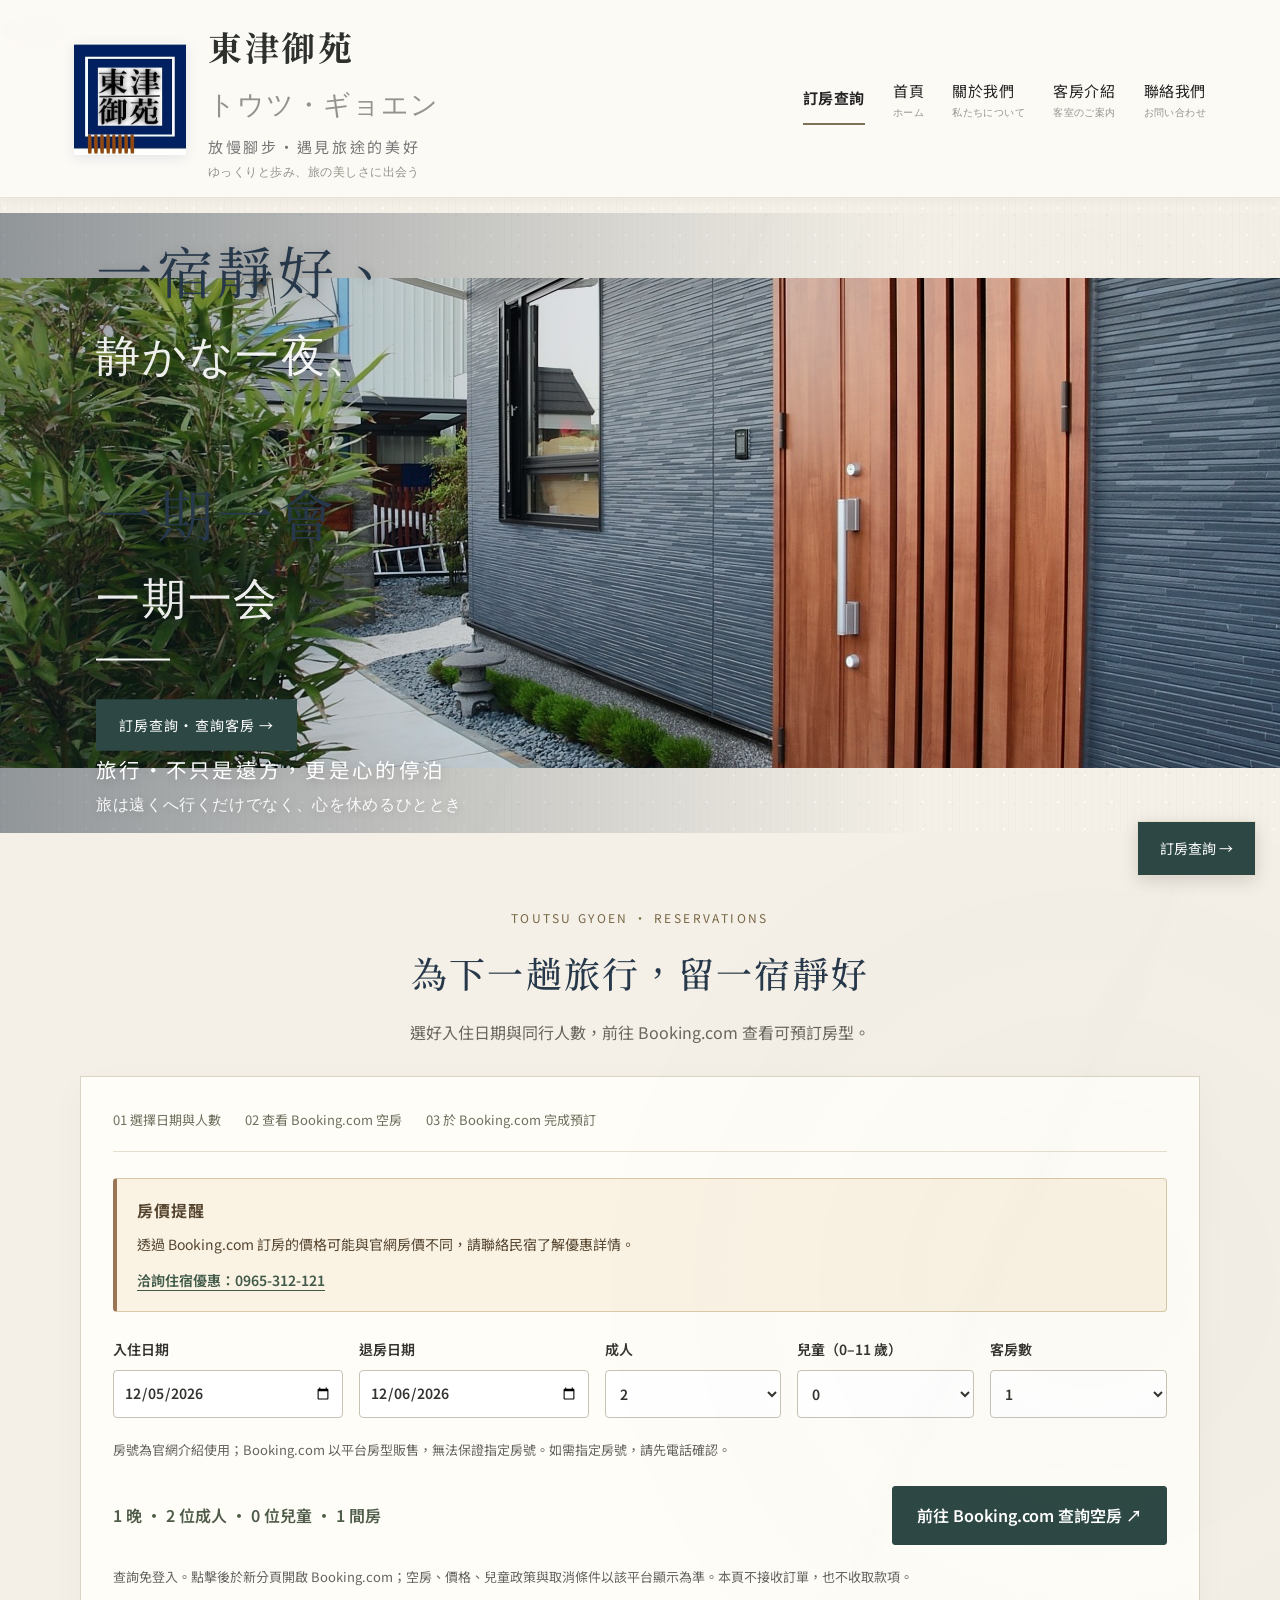
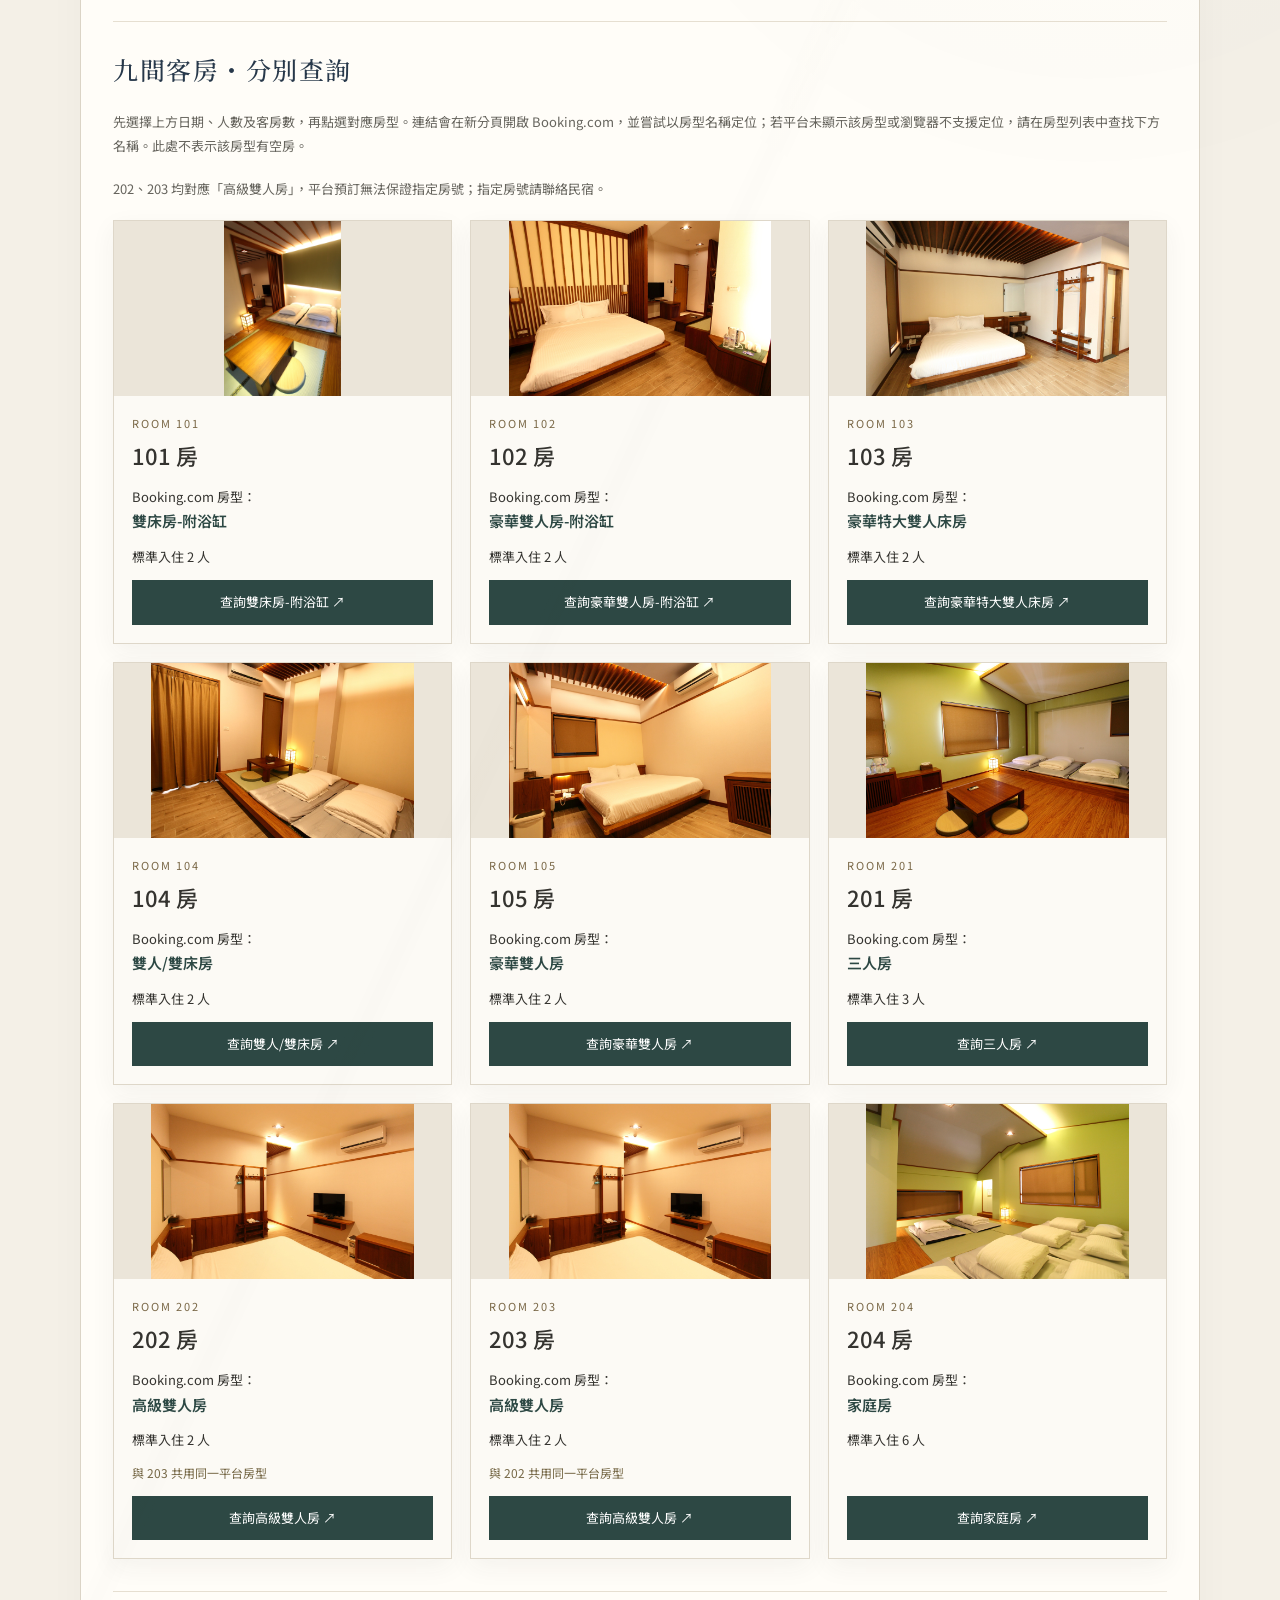
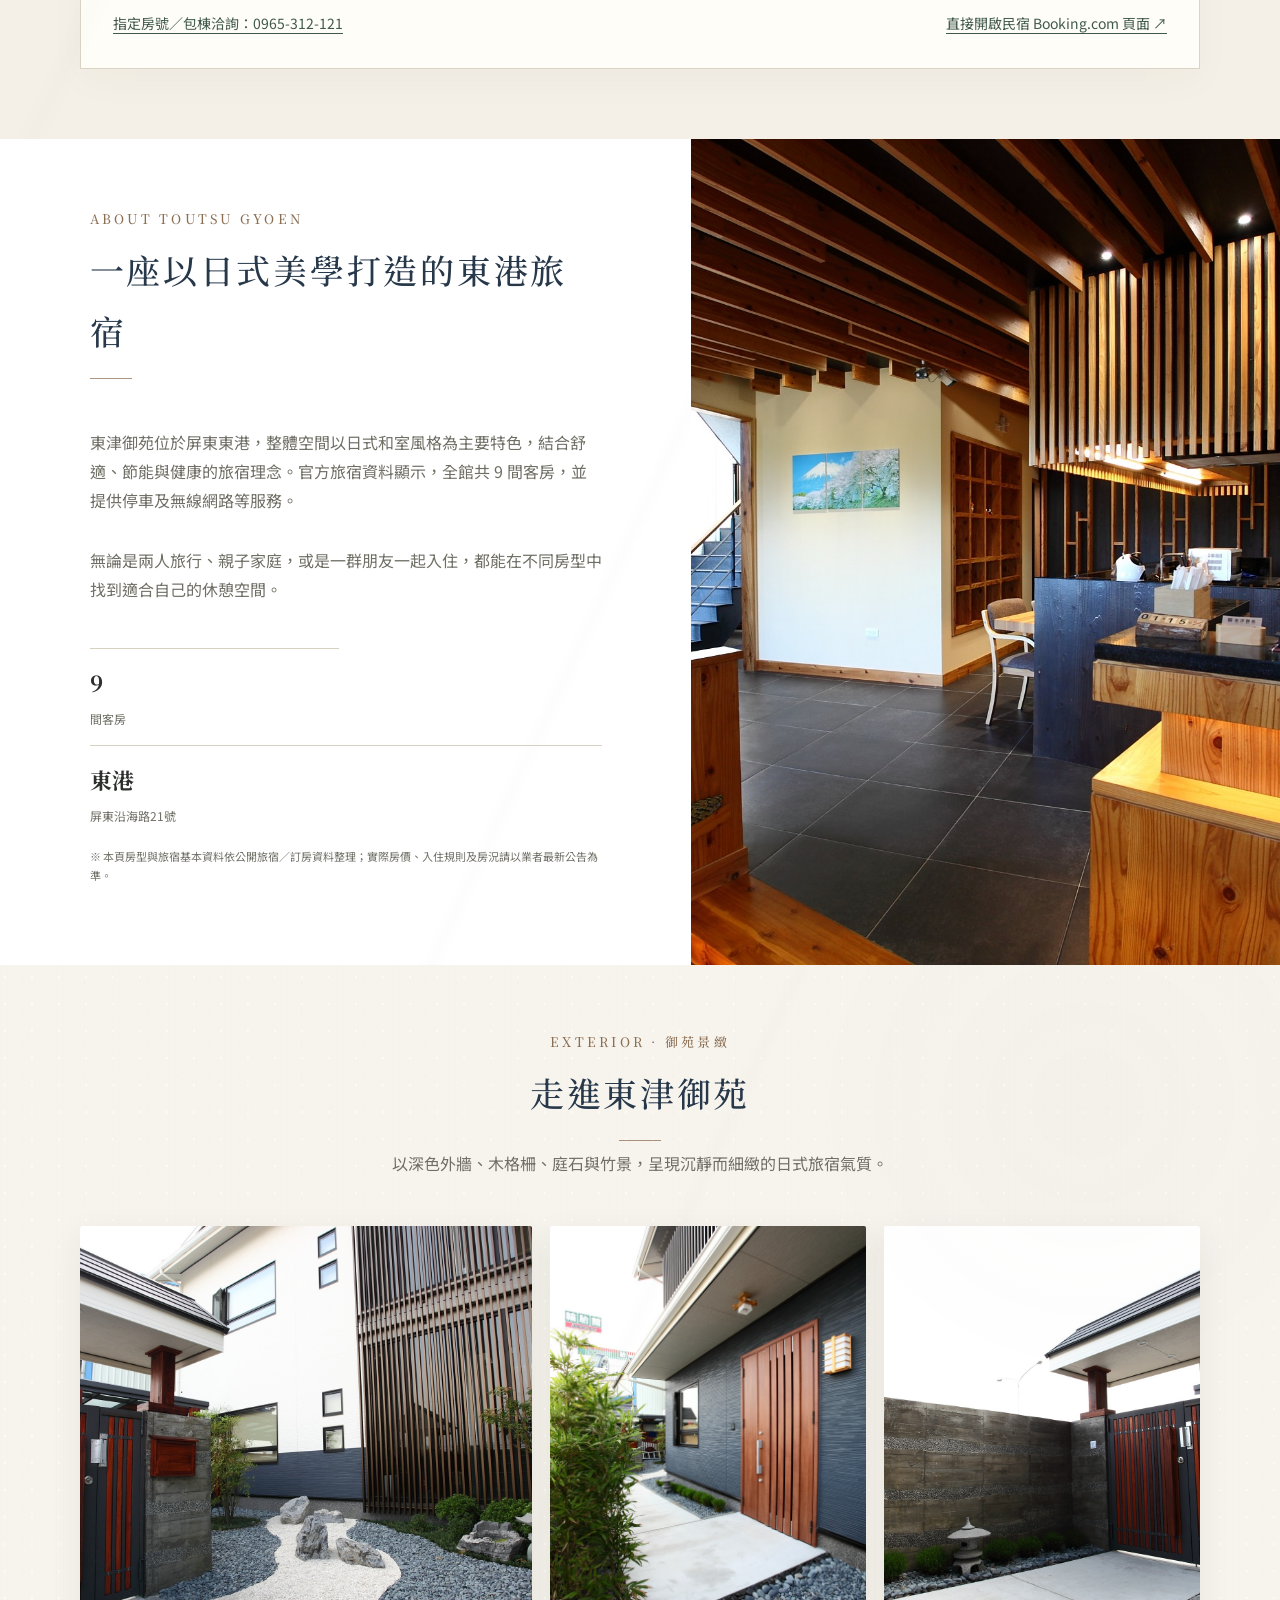
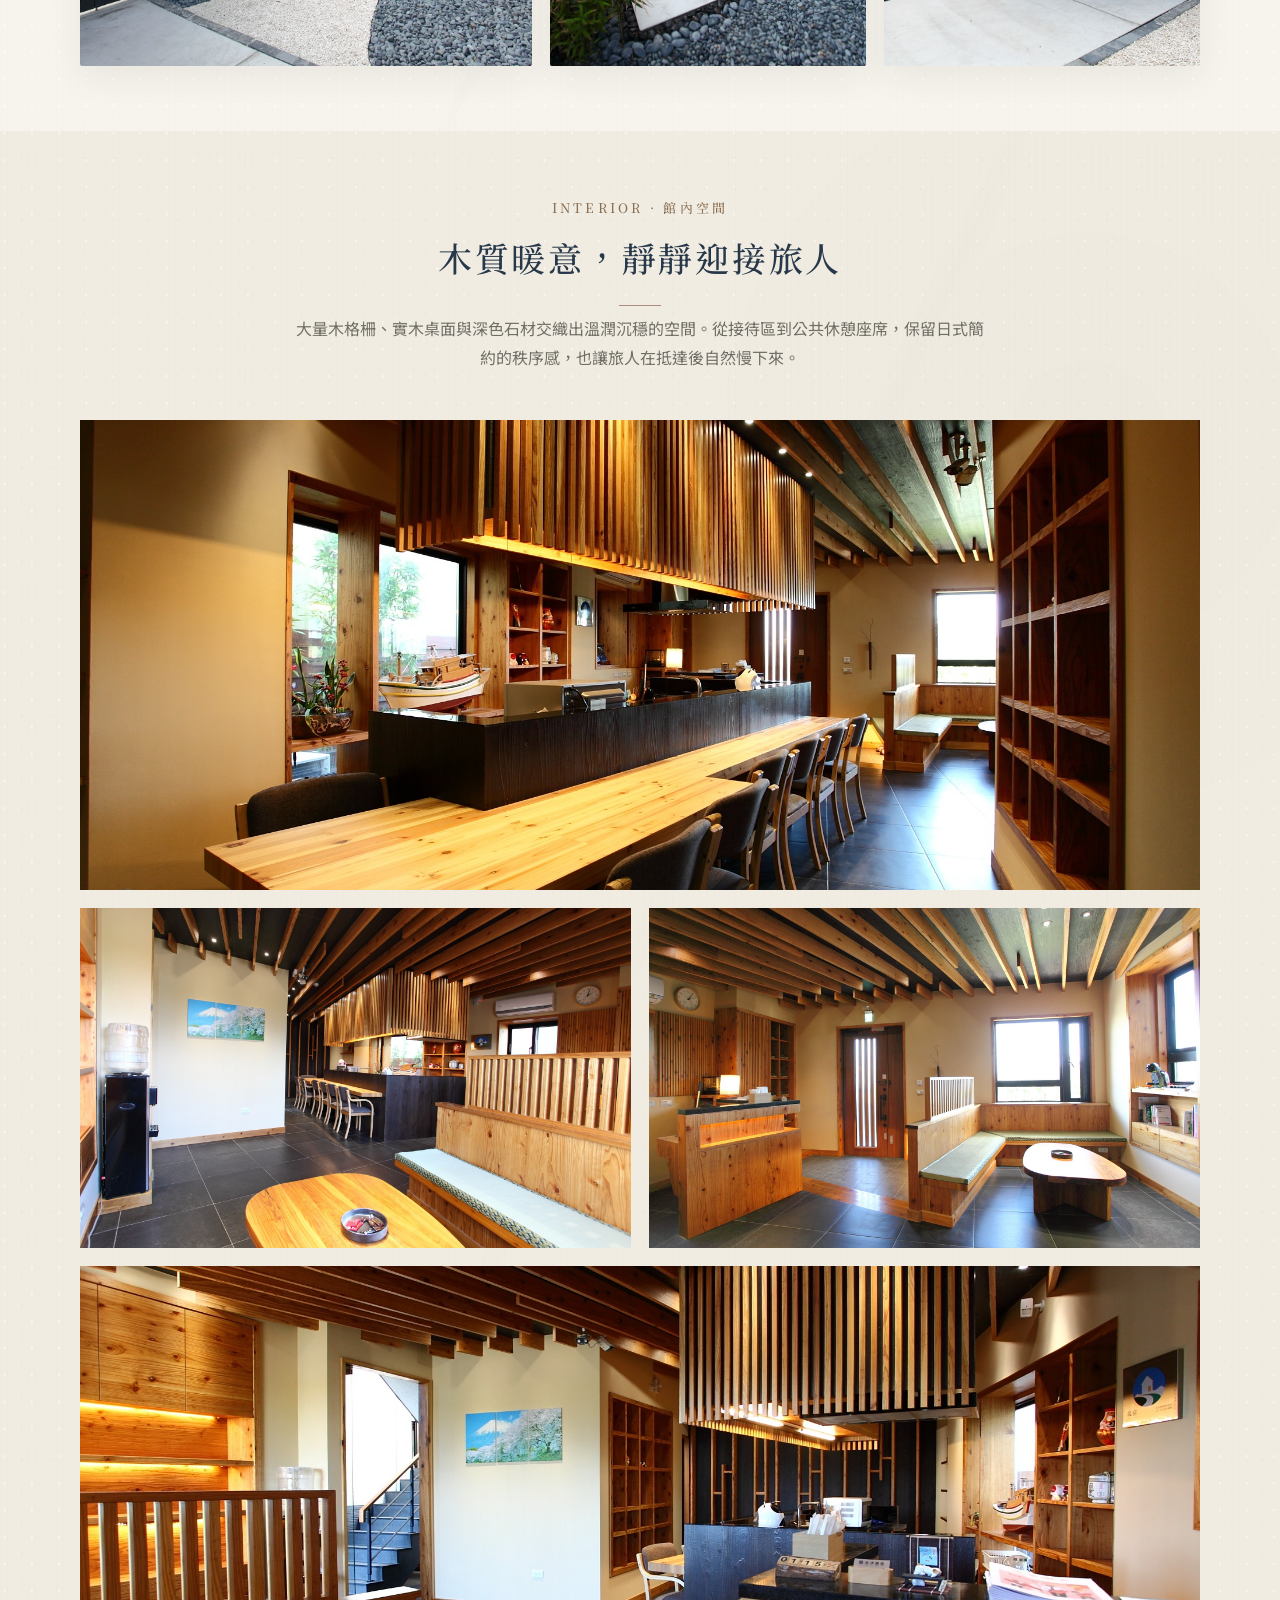
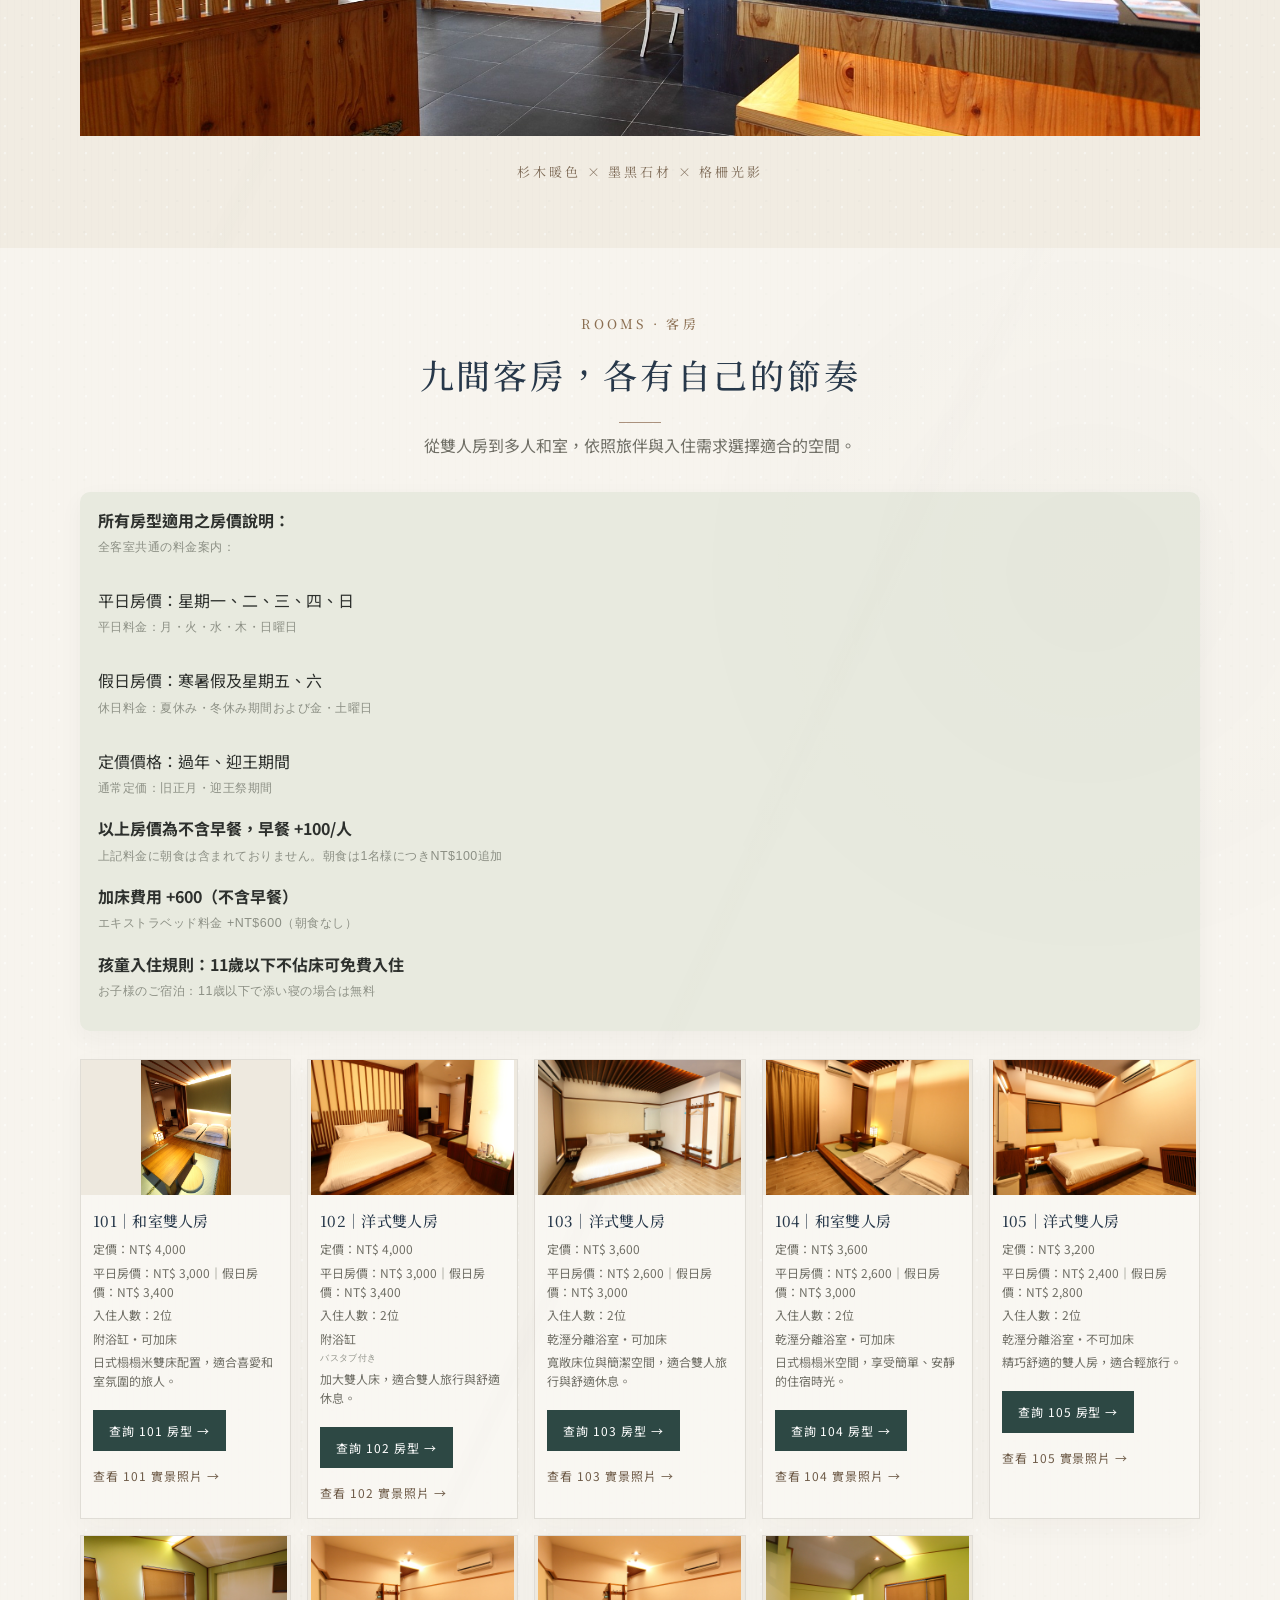
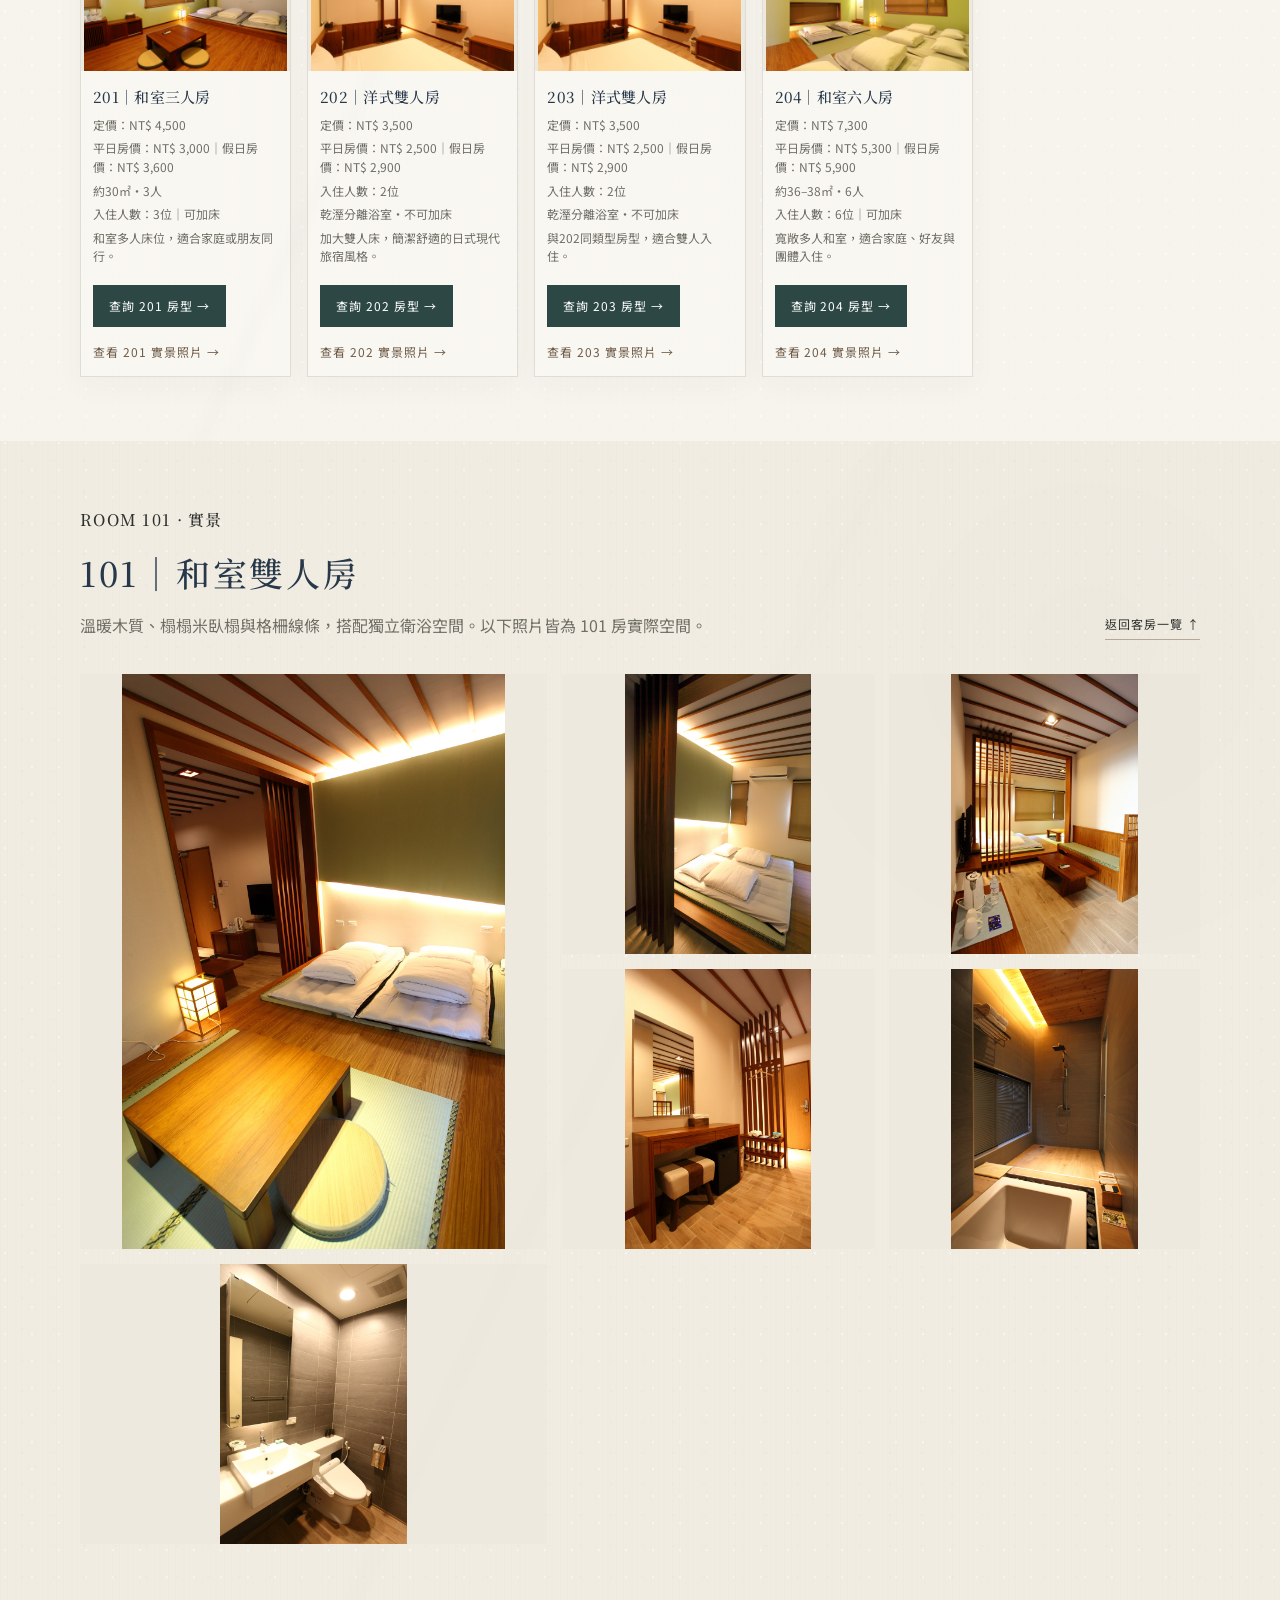
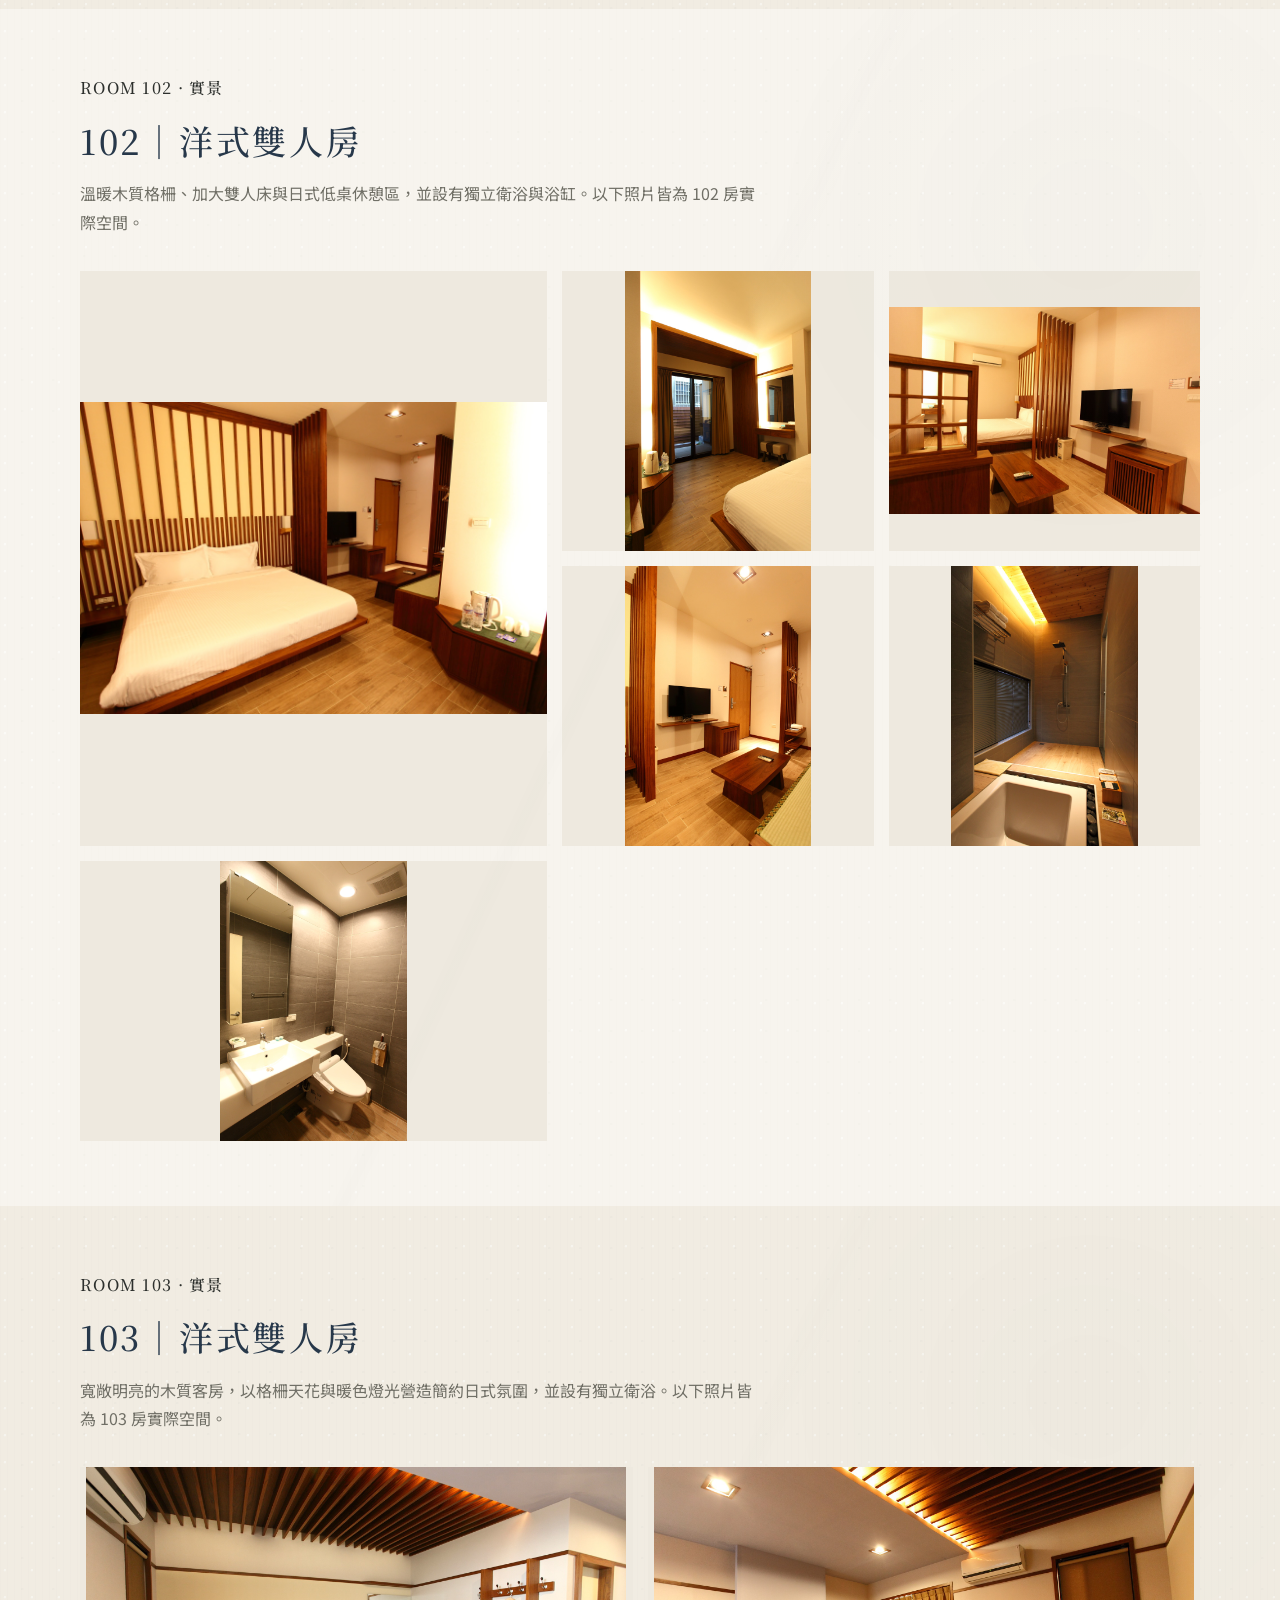
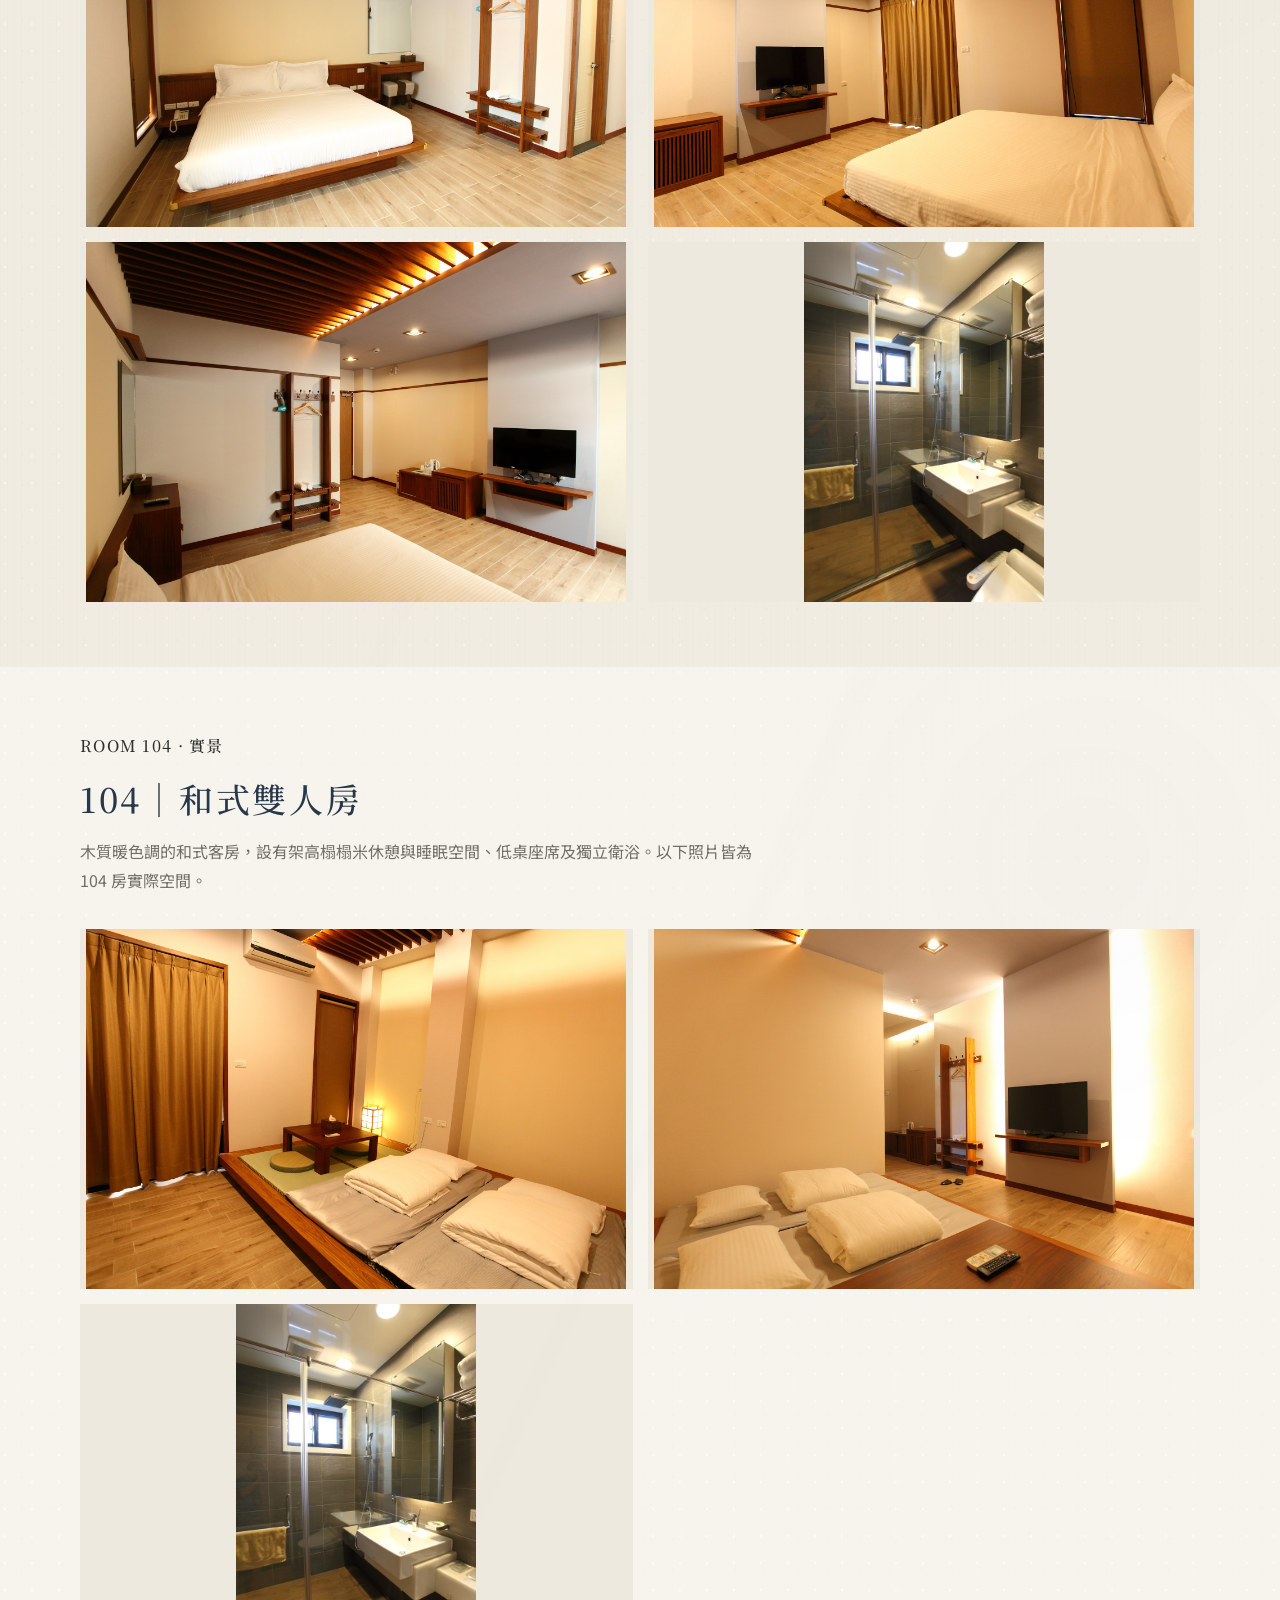
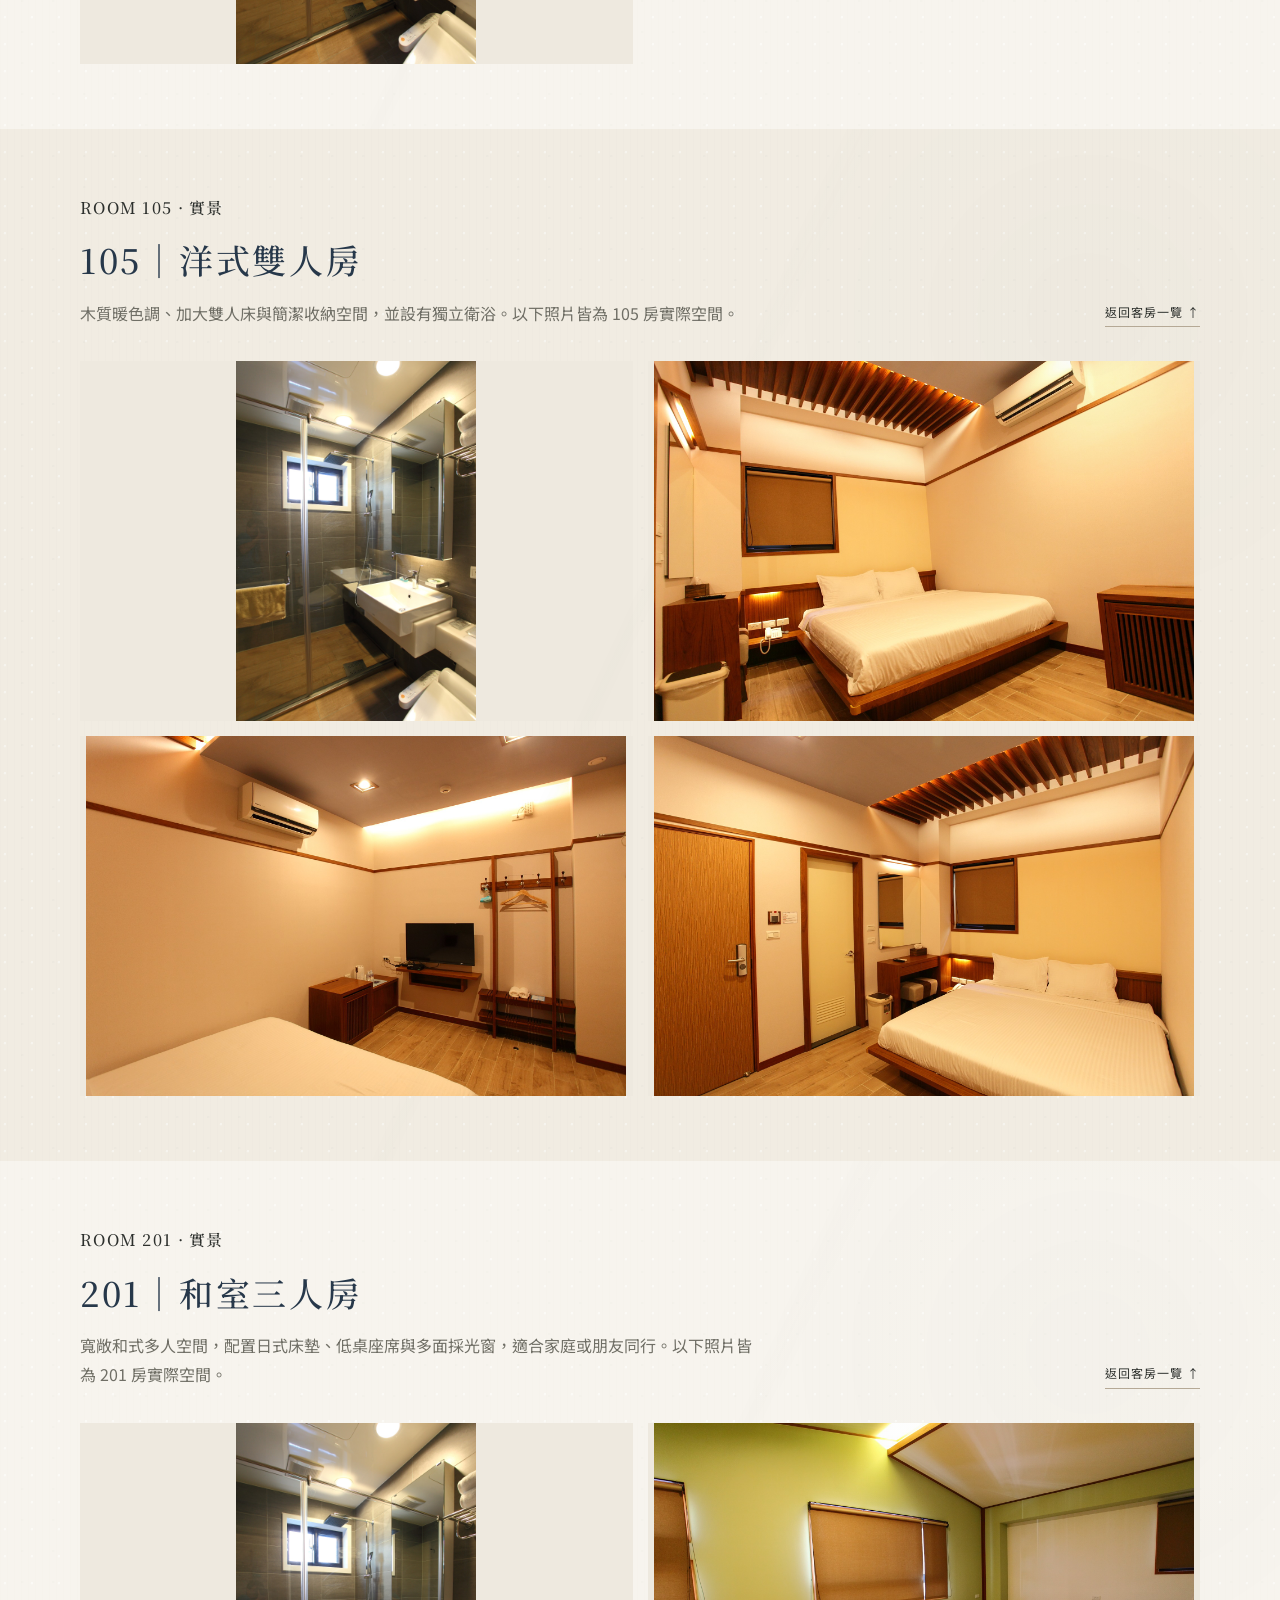
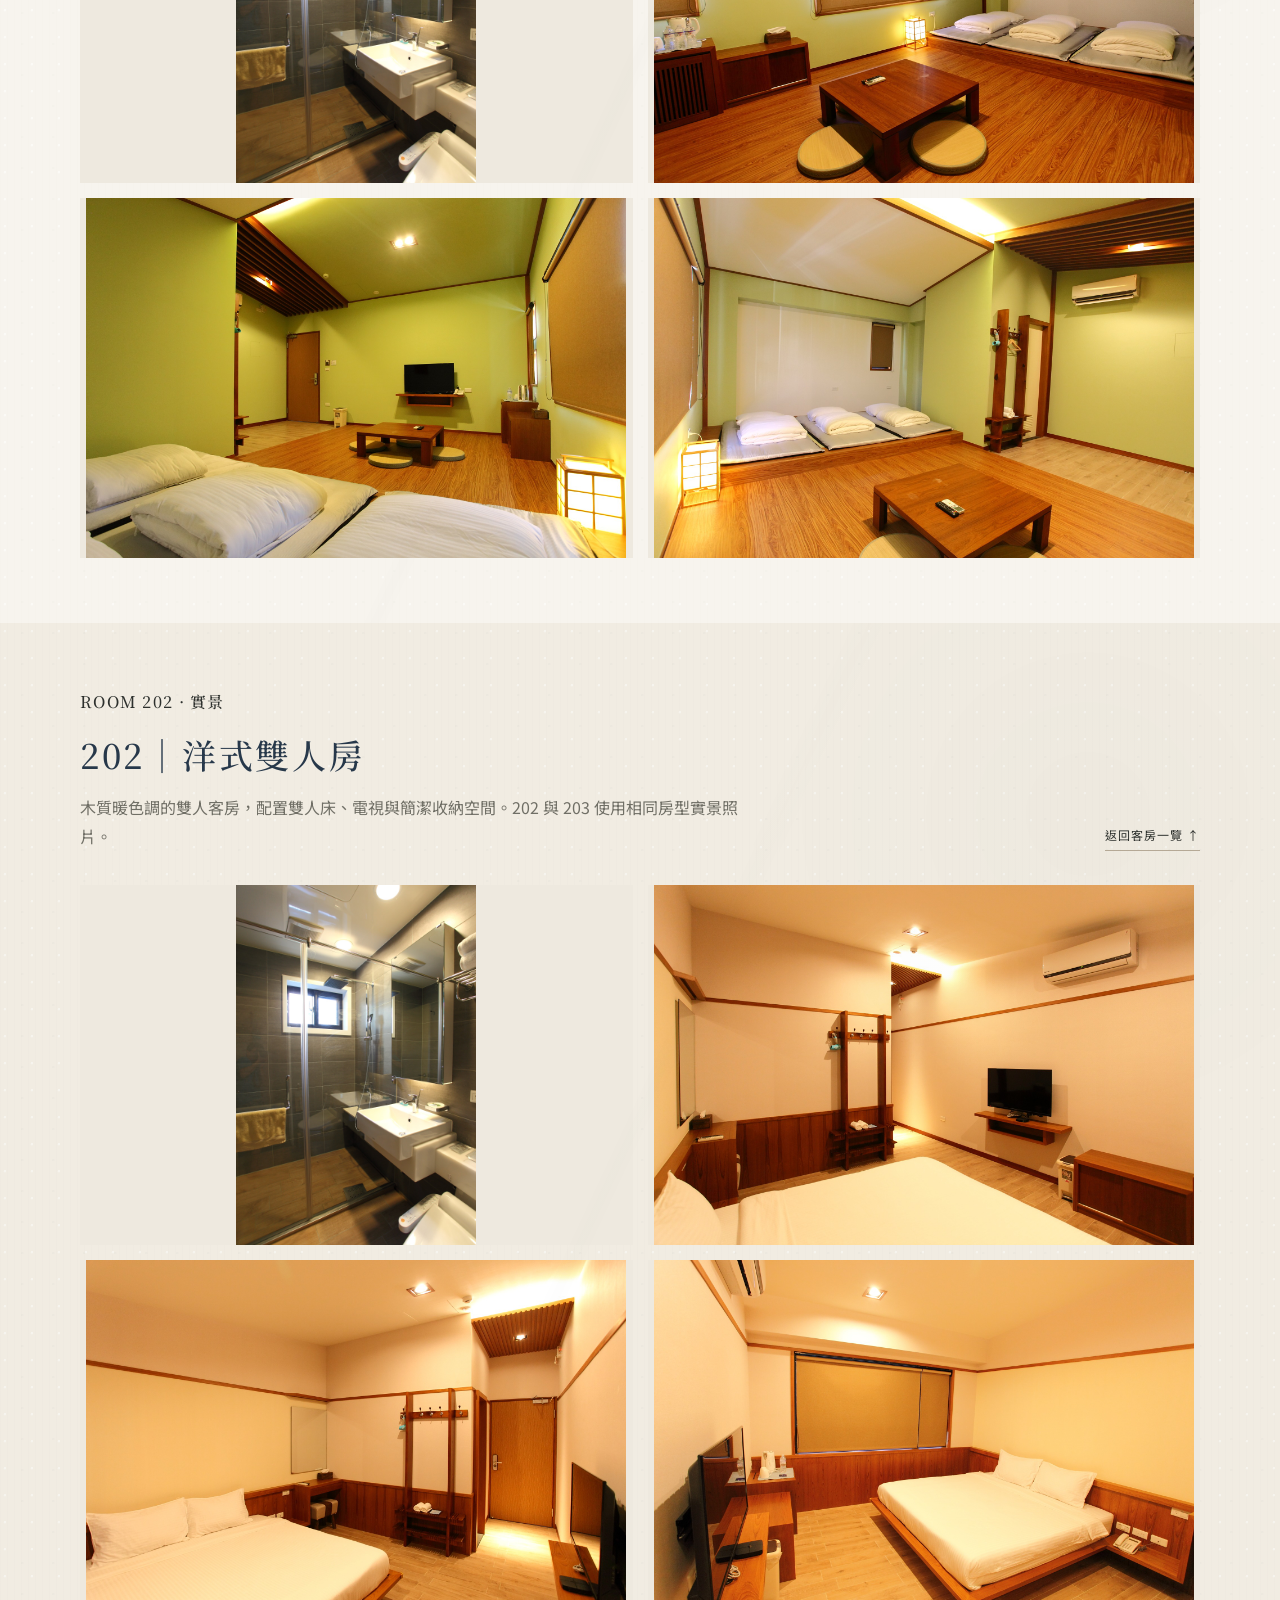
<file: index.html>
<!DOCTYPE html>
<html lang="zh-Hant">
<head>
  <meta charset="UTF-8">
  <meta name="viewport" content="width=device-width, initial-scale=1.0">
  <title>東津御苑｜東港日式特色民宿</title>
  <meta name="description" content="東津御苑｜屏東東港日式特色民宿。全館9間客房，融合日式和室與現代舒適空間，適合雙人、家庭與團體旅遊。">
  <link rel="preconnect" href="https://fonts.googleapis.com">
  <link rel="preconnect" href="https://fonts.gstatic.com" crossorigin>
  <link href="https://fonts.googleapis.com/css2?family=Noto+Serif+TC:wght@400;500;600;700&family=Noto+Sans+TC:wght@300;400;500;700&display=swap" rel="stylesheet">
  <style>
    :root{--ink:#2f302b;--muted:#706f66;--paper:#f7f4ed;--cream:#eee7d8;--wood:#8b6f52;--line:#d8d0c1;--accent:#68715a}
    *{box-sizing:border-box} html{scroll-behavior:smooth}
    body{margin:0;color:var(--ink);background:var(--paper);font-family:"Noto Sans TC",sans-serif;line-height:1.8}
    h1,h2,h3,.jp{font-family:"Noto Serif TC",serif;font-weight:500;letter-spacing:.08em}
    a{color:inherit;text-decoration:none}.container{width:min(1120px,92%);margin:auto}
    header{position:fixed;top:0;left:0;right:0;z-index:20;background:rgba(247,244,237,.9);backdrop-filter:blur(12px);border-bottom:1px solid rgba(216,208,193,.7)}
    nav{height:72px;display:flex;align-items:center;justify-content:space-between}.brand{font-family:"Noto Serif TC";font-size:20px;letter-spacing:.18em}
    .navlinks{display:flex;gap:28px;font-size:14px}.navlinks a{padding:8px 0}
    .hero{min-height:92vh;padding-top:72px;display:grid;place-items:center;position:relative;overflow:hidden;background:
      linear-gradient(rgba(42,43,37,.27),rgba(42,43,37,.35)),
      url("exterior-03.jpg") center/cover}
    .hero:after{content:"";position:absolute;inset:auto 0 0;height:180px;background:linear-gradient(transparent,var(--paper))}
    .hero-inner{position:relative;z-index:2;text-align:center;color:#fff;padding:80px 20px}
    .eyebrow{font-size:13px;letter-spacing:.35em;margin-bottom:20px}.hero h1{font-size:clamp(42px,7vw,78px);margin:0 0 8px}.hero p{font-size:17px;letter-spacing:.15em}
    .btn{display:inline-block;margin-top:26px;padding:12px 28px;border:1px solid rgba(255,255,255,.8);color:#fff;background:rgba(0,0,0,.12);transition:.25s}.btn:hover{background:#fff;color:var(--ink)}
    section{padding:92px 0}.section-head{text-align:center;margin-bottom:48px}.section-head .jp{font-size:13px;color:var(--wood);letter-spacing:.25em}.section-head h2{font-size:34px;margin:8px 0}.section-head p{color:var(--muted);margin:auto;max-width:700px}
    .intro{display:block;max-width:860px;margin:auto}.intro-img{display:none}
    .intro-copy p{color:var(--muted)}.facts{display:grid;grid-template-columns:repeat(3,1fr);gap:14px;margin-top:28px}.fact{border-top:1px solid var(--line);padding-top:14px}.fact strong{display:block;font-family:"Noto Serif TC";font-size:22px}.fact span{font-size:12px;color:var(--muted)}
    .rooms{background:#eee9df}.room-grid{display:grid;grid-template-columns:repeat(3,1fr);gap:20px}.room{background:#f9f7f2;border:1px solid var(--line);padding:0 0 22px;transition:.25s}.room:hover{transform:translateY(-4px);box-shadow:0 12px 30px rgba(55,48,35,.08)}
    .room-img{height:190px;background-size:cover;background-position:center}.r101{background-image:url("room101-02.jpg")}.r102{background-image:url("room102-04.jpg")}.r103{background-image:url("room103-01.jpg")}.r104{background-image:url("room104-01.jpg")}.r105{background-image:url("room105-02.jpg")}.r201{background-image:url("room201-02.jpg")}.r202{background-image:url("room202-02.jpg")}.r203{background-image:url("room203-02.jpg")}.r204{background-image:url("room204-02.jpg")}
    .room-body{padding:20px}.room h3{margin:0 0 6px;font-size:22px}.room p{margin:5px 0;color:var(--muted);font-size:14px}.tag{display:inline-block;margin-top:10px;padding:4px 9px;border:1px solid var(--line);font-size:11px}
    .amenities{display:grid;grid-template-columns:repeat(4,1fr);gap:16px}.amenity{background:#fff;border:1px solid var(--line);padding:25px;text-align:center}.icon{font-size:28px}.amenity h3{font-size:18px;margin:10px 0 4px}.amenity p{font-size:13px;color:var(--muted);margin:0}

    .gallery{background:#f7f4ed}.gallery-grid{display:grid;grid-template-columns:1.25fr .875fr .875fr;gap:18px}.gallery-grid figure{margin:0;height:440px;overflow:hidden;background:#ddd}.gallery-grid figure:first-child{height:440px}.gallery-grid img{width:100%;height:100%;object-fit:cover;display:block;transition:transform .6s}.gallery-grid figure:hover img{transform:scale(1.035)}

    .map-btn{display:inline-block;margin-top:12px;padding:10px 18px;background:#5e6753;color:#fff;border:1px solid #5e6753;font-size:14px;transition:.25s}.map-btn:hover{background:#fff;color:#5e6753}.map-note{font-size:12px;color:#8a877d;margin-top:9px}
    .guide{display:grid;grid-template-columns:1fr 1fr;gap:30px}.card{padding:30px;background:#fff;border:1px solid var(--line)}.card h3{margin-top:0}.card ul{padding-left:20px;color:var(--muted)}
    .cta{background:#5e6753;color:#fff;text-align:center;padding:80px 20px}.cta h2{font-size:34px}.cta p{opacity:.85}.cta .btn{border-color:#fff}
    footer{padding:32px 0;color:var(--muted);font-size:13px}.footer-inner{display:flex;justify-content:space-between;gap:20px}
    .source{font-size:11px;color:#89867b;margin-top:18px}
    @media(max-width:800px){.gallery-grid{grid-template-columns:1fr 1fr}.gallery-grid figure,.gallery-grid figure:first-child{height:300px}.gallery-grid figure:first-child{grid-column:span 2}}.navlinks{display:none}.intro,.guide{grid-template-columns:1fr}.room-grid{grid-template-columns:1fr 1fr}.amenities{grid-template-columns:1fr 1fr}.intro-img{min-height:320px}}
    @media(max-width:520px){.gallery-grid{grid-template-columns:1fr}.gallery-grid figure,.gallery-grid figure:first-child{height:330px}.gallery-grid figure:first-child{grid-column:auto}}section{padding:65px 0}.room-grid{grid-template-columns:1fr}.hero{min-height:82vh}.facts{grid-template-columns:1fr 1fr}.facts .fact:last-child{grid-column:span 2}.footer-inner{flex-direction:column}}
  


/* ===== 東津御苑：依新範本調整 ===== */
:root{
  --brand-navy:#0b2d6b;
  --brand-ink:#1f2933;
  --brand-muted:#746f68;
  --brand-warm:#b66a2c;
  --brand-paper:#fffdf9;
}
body{background:var(--brand-paper);color:var(--brand-ink);}
header{
  background:rgba(255,255,255,.98)!important;
  box-shadow:0 1px 12px rgba(0,0,0,.05);
  padding-top:0!important;
}
.brand-redesign{
  max-width:1180px;margin:0 auto;padding:16px 24px;
  display:flex;align-items:center;justify-content:space-between;gap:30px;
}
.brand-identity{display:flex;align-items:center;gap:22px;min-width:320px}
.brand-identity img{
  width:112px;height:112px;object-fit:cover;display:block;
  box-shadow:0 3px 12px rgba(11,45,107,.10);
}
.brand-copy h1{
  margin:0;color:var(--brand-navy);font-family:"Noto Serif TC","PMingLiU",serif;
  font-size:34px;letter-spacing:.08em;font-weight:700;
}
.brand-copy p{margin:7px 0 0;color:#777;font-size:15px;letter-spacing:.18em}
.brand-redesign nav{display:flex;gap:28px;align-items:center;flex-wrap:wrap;justify-content:flex-end}
.brand-redesign nav a{
  color:#252525!important;text-decoration:none;font-size:15px;letter-spacing:.04em;
  padding:12px 0;position:relative;
}
.brand-redesign nav a:hover{color:var(--brand-navy)!important}
.brand-redesign nav a::after{
  content:"";position:absolute;left:50%;right:50%;bottom:4px;height:2px;
  background:var(--brand-navy);transition:.2s;
}
.brand-redesign nav a:hover::after{left:0;right:0}
.hero-redesign{
  position:relative;max-width:1440px;margin:0 auto;height:min(620px,68vw);
  min-height:420px;overflow:hidden;background:#ddd;
}
.hero-redesign img{width:100%;height:100%;object-fit:cover;display:block}
.hero-redesign::after{
  content:"";position:absolute;inset:0;
  background:linear-gradient(90deg,rgba(8,25,46,.42) 0%,rgba(8,25,46,.12) 48%,rgba(0,0,0,0) 72%);
  pointer-events:none;
}
.hero-redesign .hero-copy{
  position:absolute;z-index:2;left:7.5%;top:50%;transform:translateY(-50%);
  color:white;text-shadow:0 2px 12px rgba(0,0,0,.22);
}
.hero-redesign h2{
  margin:0;font-family:"Noto Serif TC","PMingLiU",serif;font-size:clamp(34px,4.4vw,64px);
  font-weight:400;line-height:1.45;letter-spacing:.08em;
}
.hero-redesign .hero-line{width:74px;height:2px;background:white;margin:25px 0}
.hero-redesign p{margin:0;font-size:clamp(16px,1.6vw,23px);letter-spacing:.16em}
section{scroll-margin-top:145px}
.price-definition{
  border-left:3px solid var(--brand-navy)!important;
  background:#f7f4ed!important;
}
@media(max-width:900px){
  .brand-redesign{align-items:flex-start;flex-direction:column;padding:12px 18px}
  .brand-identity img{width:82px;height:82px}
  .brand-copy h1{font-size:27px}
  .brand-redesign nav{gap:16px}
  .hero-redesign{height:58vh;min-height:390px}
}
@media(max-width:560px){
  .brand-copy p{display:none}
  .brand-identity{min-width:0;gap:14px}
  .brand-identity img{width:68px;height:68px}
  .brand-copy h1{font-size:23px}
  .brand-redesign nav{gap:12px}
  .brand-redesign nav a{font-size:13px}
  .hero-redesign .hero-copy{left:8%}
}


.hero-redesign .hero-japanese{
  margin:14px 0 0;
  font-family:"Noto Serif JP","Yu Mincho","Hiragino Mincho ProN",serif;
  font-size:clamp(15px,1.45vw,21px);
  letter-spacing:.14em;
  line-height:1.6;
  opacity:.95;
}


/* 全站中日雙語 */
.jp-translation{
  display:block;
  margin-top:.28em;
  font-family:"Noto Sans JP","Yu Gothic","Hiragino Kaku Gothic ProN",sans-serif;
  font-size:.78em;
  line-height:1.55;
  letter-spacing:.04em;
  font-weight:400;
  opacity:.72;
}
nav .jp-translation,.btn .jp-translation{
  font-size:.68em;
  margin-top:.12em;
}
.hero-copy .jp-translation{
  font-family:"Noto Serif JP","Yu Mincho","Hiragino Mincho ProN",serif;
  opacity:.92;
}


/* 日式簡約背景配色 */
:root{
  --jp-washi:#f7f3ea;
  --jp-washi-light:#fcfaf5;
  --jp-sand:#ebe5d9;
  --jp-matcha:#7d866f;
  --jp-matcha-soft:#e8eadf;
  --jp-indigo:#27384a;
  --jp-wood:#9a7656;
  --jp-ink:#34332f;
}
html{background:var(--jp-washi);}
body{
  background:
    linear-gradient(180deg,var(--jp-washi-light) 0%,var(--jp-washi) 38%,#f2eee5 100%);
  color:var(--jp-ink);
}
header{
  background:rgba(252,250,245,.97)!important;
  border-bottom:1px solid rgba(154,118,86,.16);
}
section:not(.hero-redesign):not(.cta){
  position:relative;
}
section:not(.hero-redesign):not(.cta):nth-of-type(even){
  background:rgba(235,229,217,.34);
}
section:not(.hero-redesign):not(.cta):nth-of-type(odd){
  background:rgba(252,250,245,.52);
}
.price-definition{
  background:var(--jp-matcha-soft)!important;
  border-left-color:var(--jp-matcha)!important;
  box-shadow:0 8px 24px rgba(52,51,47,.045);
}
.room-card,.card,.notice-card,
[class*="room-card"],[class*="facility-card"]{
  background:rgba(255,253,248,.92);
  border-color:rgba(154,118,86,.15);
  box-shadow:0 8px 24px rgba(52,51,47,.055);
}
h2,h3{color:var(--jp-indigo);}
.cta{
  background:linear-gradient(135deg,var(--jp-indigo),#354b57)!important;
  color:#fff;
}
.cta h2,.cta h3,.cta p,.cta .jp-translation{color:#fff;}
.btn{
  border-color:rgba(154,118,86,.35);
}
footer{
  background:#e5dfd3!important;
  color:#4d4a43!important;
  border-top:1px solid rgba(154,118,86,.16);
}
.jp-translation{color:#696d62;}
.hero-copy .jp-translation{color:#fff;}

</style>

<style id="japanese-minimal-theme">
  :root{
    --washi:#f4f0e7;
    --washi-light:#faf8f3;
    --sumi:#2d302d;
    --stone:#d8d2c6;
    --moss:#68705c;
    --cedar:#8a684d;
  }

  body{
    background-color:var(--washi);
    background-image:
      radial-gradient(circle at 18% 12%, rgba(255,255,255,.72) 0 1px, transparent 1.5px),
      radial-gradient(circle at 72% 42%, rgba(76,67,54,.035) 0 1px, transparent 1.5px),
      linear-gradient(90deg, rgba(120,104,82,.018) 1px, transparent 1px);
    background-size:27px 27px,31px 31px,7px 100%;
    color:var(--sumi);
  }

  header{
    background:rgba(250,248,243,.88);
    border-bottom:1px solid rgba(92,82,67,.13);
  }

  section:not(.hero):not(.cta){
    position:relative;
    background-color:transparent;
  }

  section:not(.hero):not(.cta)::before{
    content:"";
    position:absolute;
    inset:0;
    pointer-events:none;
    opacity:.42;
    background-image:
      linear-gradient(115deg, transparent 0 48%, rgba(93,83,67,.025) 49%, transparent 50%),
      radial-gradient(circle at 85% 18%, rgba(104,112,92,.055), transparent 25%);
  }

  .rooms{
    background:
      linear-gradient(rgba(239,235,226,.92),rgba(239,235,226,.92)),
      repeating-linear-gradient(0deg, transparent 0 39px, rgba(91,80,63,.035) 40px);
  }

  .gallery{
    background:rgba(250,248,243,.62);
  }

  .room,.card,.amenity{
    background:rgba(250,248,243,.88);
    border-color:rgba(110,99,82,.18);
    box-shadow:0 8px 28px rgba(55,49,39,.035);
  }

  .section-head h2::after{
    content:"";
    display:block;
    width:42px;
    height:1px;
    margin:17px auto 0;
    background:var(--cedar);
    opacity:.7;
  }

  .intro-copy .section-head h2::after{
    margin-left:0;
  }

  .hero::before{
    content:"";
    position:absolute;
    inset:0;
    z-index:1;
    background:
      linear-gradient(90deg,rgba(28,31,28,.25),transparent 55%),
      linear-gradient(0deg,rgba(29,31,27,.18),transparent 48%);
  }

  .hero-inner{z-index:3}

  .gallery-grid figure{
    border-radius:2px;
    box-shadow:0 10px 35px rgba(45,42,35,.07);
  }

  .btn,.map-btn{
    letter-spacing:.08em;
  }

  footer{
    background:rgba(232,227,216,.68);
    border-top:1px solid rgba(100,88,69,.12);
  }

  @media(max-width:520px){
    body{background-size:23px 23px,29px 29px,7px 100%}
  }
</style>


<style id="interior-gallery-theme">
  .interior-section{background:rgba(244,240,231,.72)}
  .interior-grid{display:grid;grid-template-columns:1fr 1fr;gap:18px}
  .interior-grid figure{margin:0;height:340px;overflow:hidden;background:#d8d2c6;position:relative}
  .interior-grid .interior-wide{grid-column:span 2;height:470px}
  .interior-grid img{width:100%;height:100%;object-fit:cover;display:block;transition:transform .65s ease,filter .65s ease}
  .interior-grid figure:hover img{transform:scale(1.025);filter:brightness(.96)}
  .interior-caption{text-align:center;margin-top:24px;font-family:"Noto Serif TC",serif;font-size:13px;letter-spacing:.22em;color:#7d6a56}
  @media(max-width:800px){
    .interior-grid figure,.interior-grid .interior-wide{height:320px}
  }
  @media(max-width:520px){
    .interior-grid{grid-template-columns:1fr}
    .interior-grid figure,.interior-grid .interior-wide{grid-column:auto;height:290px}
  }
</style>


<style id="room-detail-theme">
  .room-photo-link{display:block;margin-top:14px;font-size:12px;letter-spacing:.08em;color:#6f5c49}
  .room-photo-link:hover{text-decoration:underline}
  .room-detail-section{background:rgba(238,233,223,.78)}
  .room-detail-head{display:flex;justify-content:space-between;align-items:end;gap:30px;margin-bottom:34px}
  .room-detail-head h2{font-size:34px;margin:7px 0 8px}
  .room-detail-head p{max-width:680px;color:#706f66;margin:0}
  .back-room{font-size:12px;letter-spacing:.08em;border-bottom:1px solid #b7aa97;padding-bottom:4px;white-space:nowrap}
  .room101-grid{display:grid;grid-template-columns:1.2fr .8fr .8fr;grid-auto-rows:280px;gap:15px}
  .room101-grid figure{margin:0;overflow:hidden;background:#ddd}
  .room101-grid .room101-main{grid-row:span 2}
  .room101-grid img{width:100%;height:100%;object-fit:cover;display:block;transition:transform .55s ease}
  .room101-grid figure:hover img{transform:scale(1.025)}
  @media(max-width:800px){
    .room-detail-head{align-items:start;flex-direction:column}
    .room101-grid{grid-template-columns:1fr 1fr;grid-auto-rows:280px}
    .room101-grid .room101-main{grid-column:span 2;grid-row:auto;height:430px}
  }
  @media(max-width:520px){
    .room101-grid{grid-template-columns:1fr;grid-auto-rows:310px}
    .room101-grid .room101-main{grid-column:auto;height:390px}
  }
</style>


<style id="room101-no-crop-lightbox">
  /* 101 房封面：完整顯示，不裁切 */
  .room-img.r101{
    background-size:contain !important;
    background-repeat:no-repeat !important;
    background-position:center !important;
    background-color:#eee9df;
  }

  /* 101 實景圖：完整顯示，不裁切 */
  .room101-grid figure{
    background:#eee9df;
    display:flex;
    align-items:center;
    justify-content:center;
  }
  .room101-grid img{
    width:100% !important;
    height:100% !important;
    object-fit:contain !important;
    object-position:center !important;
    cursor:zoom-in;
  }

  /* 點照片後的燈箱 */
  .photo-lightbox{
    display:none;
    position:fixed;
    inset:0;
    z-index:9999;
    background:rgba(20,20,18,.94);
    align-items:center;
    justify-content:center;
    padding:28px;
  }
  .photo-lightbox:target{display:flex}
  .photo-lightbox img{
    display:block;
    max-width:94vw;
    max-height:90vh;
    width:auto;
    height:auto;
    object-fit:contain;
    box-shadow:0 14px 50px rgba(0,0,0,.28);
  }
  .lightbox-close{
    position:fixed;
    top:18px;
    right:24px;
    color:#fff;
    font-size:34px;
    line-height:1;
    font-family:sans-serif;
    opacity:.9;
  }
  .lightbox-close:hover{opacity:1}
  .room101-grid a{display:flex;width:100%;height:100%;align-items:center;justify-content:center}
</style>


<style id="room102-no-crop-lightbox">
  .room-img.r102{
    background-size:contain !important;
    background-repeat:no-repeat !important;
    background-position:center !important;
    background-color:#eee9df;
  }
  .room102-grid{
    display:grid;
    grid-template-columns:1.2fr .8fr .8fr;
    grid-auto-rows:280px;
    gap:15px;
  }
  .room102-grid figure{
    margin:0;
    overflow:hidden;
    background:#eee9df;
    display:flex;
    align-items:center;
    justify-content:center;
  }
  .room102-grid .room102-main{grid-row:span 2}
  .room102-grid a{
    display:flex;width:100%;height:100%;
    align-items:center;justify-content:center
  }
  .room102-grid img{
    width:100% !important;
    height:100% !important;
    object-fit:contain !important;
    object-position:center !important;
    cursor:zoom-in;
    display:block;
  }
  @media(max-width:900px){
    .room102-grid{grid-template-columns:1fr 1fr;grid-auto-rows:280px}
    .room102-grid .room102-main{grid-column:span 2;grid-row:auto;height:430px}
  }
  @media(max-width:600px){
    .room102-grid{grid-template-columns:1fr;grid-auto-rows:310px}
    .room102-grid .room102-main{grid-column:auto;height:390px}
  }
</style>



<p>不可加床<span class="jp-translation" lang="ja">エキストラベッド不可</span></p><style id="room103-no-crop-lightbox">
  .room-img.r103{
    background-size:contain !important;
    background-repeat:no-repeat !important;
    background-position:center !important;
    background-color:#eee9df;
  }
  .room103-grid{
    display:grid;
    grid-template-columns:1fr 1fr;
    grid-auto-rows:360px;
    gap:15px;
  }
  .room103-grid figure{
    margin:0;
    overflow:hidden;
    background:#eee9df;
    display:flex;
    align-items:center;
    justify-content:center;
  }
  .room103-grid a{
    display:flex;width:100%;height:100%;
    align-items:center;justify-content:center;
  }
  .room103-grid img{
    width:100% !important;
    height:100% !important;
    object-fit:contain !important;
    object-position:center !important;
    cursor:zoom-in;
    display:block;
  }
  @media(max-width:700px){
    .room103-grid{grid-template-columns:1fr;grid-auto-rows:330px}
  }
</style>


<style id="room104-no-crop-lightbox">
  .room-img.r104{
    background-size:contain !important;
    background-repeat:no-repeat !important;
    background-position:center !important;
    background-color:#eee9df;
  }
  .room104-grid{
    display:grid;
    grid-template-columns:1fr 1fr;
    grid-auto-rows:360px;
    gap:15px;
  }
  .room104-grid figure{
    margin:0; overflow:hidden; background:#eee9df;
    display:flex; align-items:center; justify-content:center;
  }
  .room104-grid a{
    display:flex; width:100%; height:100%;
    align-items:center; justify-content:center;
  }
  .room104-grid img{
    width:100% !important; height:100% !important;
    object-fit:contain !important; object-position:center !important;
    cursor:zoom-in; display:block;
  }
  @media(max-width:700px){
    .room104-grid{grid-template-columns:1fr;grid-auto-rows:330px}
  }
</style>


<style id="room-all-real-photo-galleries">
  .room-img.r105,.room-img.r201,.room-img.r202,.room-img.r203,.room-img.r204{background-size:contain!important;background-repeat:no-repeat!important;background-position:center!important;background-color:#eee9df}
  .real-room-grid{display:grid;grid-template-columns:1fr 1fr;grid-auto-rows:360px;gap:15px}
  .real-room-grid figure{margin:0;overflow:hidden;background:#eee9df;display:flex;align-items:center;justify-content:center}
  .real-room-grid a{display:flex;width:100%;height:100%;align-items:center;justify-content:center}
  .real-room-grid img{width:100%!important;height:100%!important;object-fit:contain!important;object-position:center!important;cursor:zoom-in;display:block}
  @media(max-width:700px){.real-room-grid{grid-template-columns:1fr;grid-auto-rows:330px}}
</style>
<style id="mockup-style-20260917">
  /* 首頁改為使用者指定的日式簡約樣式：不使用渡假背景圖 */
  .hero{min-height:auto;padding:118px 0 54px;background:#fbfaf7!important;display:block;color:var(--ink)}
  .hero:after{display:none}.hero-inner{color:var(--ink);padding:34px 20px;text-align:center}
  .hero .btn{color:#6f543d;border-color:#9b7b5e;background:transparent}.hero .btn:hover{background:#6f543d;color:#fff}
  #about{padding:0;background:#fff}
  #about .container{width:100%;max-width:none}
  #about .intro{display:grid;grid-template-columns:1.08fr .92fr;max-width:none;margin:0}
  #about .intro-copy{padding:68px max(7vw,42px);display:flex;flex-direction:column;justify-content:center}
  #about .intro-copy:after{content:"";display:block;grid-column:2;background:url("interior-03.jpg") center/cover no-repeat}
  #about .intro{position:relative}
  #about .intro-copy{grid-column:1}
  #about .intro::after{content:"";grid-column:2;grid-row:1;background:url("interior-03.jpg") center/cover no-repeat;min-height:500px}
  .facts{grid-template-columns:1fr 1fr}
  .rooms{background:#f5f0e8;padding:64px 0}.rooms .section-head{margin-bottom:32px}.room-grid{grid-template-columns:repeat(5,1fr);gap:16px}
  .room{padding-bottom:14px}.room-img{height:135px}.room-body{padding:12px 12px 0}.room h3{font-size:15px;letter-spacing:.02em}.room p{font-size:12px;line-height:1.55}.room .tag{display:none}.room-photo-link{font-size:12px}
  @media(max-width:980px){.room-grid{grid-template-columns:repeat(3,1fr)}#about .intro{grid-template-columns:1fr}#about .intro::after{grid-column:1;grid-row:2;min-height:360px}}
  @media(max-width:620px){.room-grid{grid-template-columns:1fr 1fr}.hero{padding-top:92px}.navlinks{display:none}#about .intro-copy{padding:45px 6vw}.room-img{height:150px}}
</style>
<style id="booking-integration">
.booking-entry{display:inline-block;background:#2d4844;color:#fff!important;border:1px solid #2d4844;padding:12px 22px;margin-top:14px;letter-spacing:.08em;font-size:14px}.booking-entry:hover{background:#426057}.booking-nav{font-weight:700;border-bottom:2px solid #7d7356}.booking-floating{position:fixed;bottom:24px;right:24px;z-index:40;padding:14px 22px;background:#2d4844;color:#fff;border:1px solid #e2dece;box-shadow:0 5px 18px #0002;font-size:14px}.room-booking{font-size:12px;padding:9px 15px}.hero-copy .booking-entry{position:relative;z-index:3;text-shadow:none}@media(max-width:560px){.booking-floating{bottom:16px;right:16px;padding:11px 17px}.brand-redesign nav{height:auto!important}.brand-redesign{gap:9px}.hero-redesign{margin-top:165px}}
</style><link rel="stylesheet" href="assets/booking.css"><script src="assets/booking.js" defer></script></head>
<body>

<header>
  <div class="brand-redesign">
    <div class="brand-identity">
      <img src="logo.jpg" alt="東津御苑 Logo">
      <div class="brand-copy">
        <h1>東津御苑<span class="jp-translation" lang="ja">トウツ・ギョエン</span></h1>
        <p>放慢腳步・遇見旅途的美好<span class="jp-translation" lang="ja">ゆっくりと歩み、旅の美しさに出会う</span></p>
      </div>
    </div>
    <nav aria-label="主要導覽">
      <a class="booking-nav" href="#booking">訂房查詢</a>
      <a href="#home">首頁<span class="jp-translation" lang="ja">ホーム</span></a>
      <a href="#about">關於我們<span class="jp-translation" lang="ja">私たちについて</span></a>
      <a href="#rooms">客房介紹<span class="jp-translation" lang="ja">客室のご案内</span></a>
      <a href="#contact">聯絡我們<span class="jp-translation" lang="ja">お問い合わせ</span></a>
    </nav>
  </div>
</header>

<section id="home" class="hero-redesign">
  <img src="exterior-01.jpg" alt="東津御苑民宿外觀">
  <div class="hero-copy">
    <h2>一宿靜好、<span class="jp-translation" lang="ja">静かな一夜、</span><br>一期一會<span class="jp-translation" lang="ja">一期一会</span></h2>
    <div class="hero-line"></div><a class="booking-entry" href="#booking">訂房查詢・查詢客房 →</a>
    <p>旅行・不只是遠方，更是心的停泊<span class="jp-translation" lang="ja">旅は遠くへ行くだけでなく、心を休めるひととき</span></p>
  </div>
</section>


<main>
<section id="booking" aria-labelledby="booking-title"><div class="container booking-shell">
<div class="booking-heading"><span class="booking-kicker">TOUTSU GYOEN · RESERVATIONS</span><h2 id="booking-title">為下一趟旅行，留一宿靜好</h2><p>選好入住日期與同行人數，前往 Booking.com 查看可預訂房型。</p></div>
<div class="booking-panel"><div class="booking-steps"><span>01 選擇日期與人數</span><span>02 查看 Booking.com 空房</span><span>03 於 Booking.com 完成預訂</span></div>
<aside class="booking-price-notice" aria-label="房價提醒"><strong>房價提醒</strong><p>透過 Booking.com 訂房的價格可能與官網房價不同，請聯絡民宿了解優惠詳情。</p><a href="tel:0965312121">洽詢住宿優惠：0965-312-121</a></aside>
<form id="availability-form" method="get" action="https://www.booking.com/hotel/tw/dong-jin-yu-yuan-te-se-min-su.zh-tw.html#availability" target="_blank" rel="noopener noreferrer">
<div class="booking-fields"><label>入住日期<input type="date" id="checkin" name="checkin" required></label><label>退房日期<input type="date" id="checkout" name="checkout" required></label>
<label>成人<select id="adults" name="group_adults"><option value="1">1</option><option value="2" selected>2</option><option value="3">3</option><option value="4">4</option><option value="5">5</option><option value="6">6</option><option value="7">7</option><option value="8">8</option><option value="9">9</option><option value="10">10</option><option value="11">11</option><option value="12">12</option><option value="13">13</option><option value="14">14</option><option value="15">15</option><option value="16">16</option><option value="17">17</option><option value="18">18</option><option value="19">19</option><option value="20">20</option><option value="21">21</option><option value="22">22</option><option value="23">23</option><option value="24">24</option><option value="25">25</option><option value="26">26</option><option value="27">27</option><option value="28">28</option><option value="29">29</option><option value="30">30</option></select></label><label>兒童（0–11 歲）<select id="children" name="group_children"><option value="0">0</option><option value="1">1</option><option value="2">2</option><option value="3">3</option><option value="4">4</option><option value="5">5</option><option value="6">6</option><option value="7">7</option><option value="8">8</option><option value="9">9</option><option value="10">10</option></select></label><label>客房數<select id="room-count" name="no_rooms"><option value="1">1</option><option value="2">2</option><option value="3">3</option><option value="4">4</option><option value="5">5</option><option value="6">6</option><option value="7">7</option><option value="8">8</option><option value="9">9</option></select></label></div>
<div id="child-ages" class="booking-fields" aria-live="polite"></div>
<input type="hidden" name="selected_currency" value="TWD"><input type="hidden" name="lang" value="zh-tw">
<p id="room-interest" class="booking-interest" hidden></p><p class="booking-note">房號為官網介紹使用；Booking.com 以平台房型販售，無法保證指定房號。如需指定房號，請先電話確認。</p>
<div class="booking-submit"><p id="stay-summary" aria-live="polite">請選擇住宿日期</p><button type="submit">前往 Booking.com 查詢空房 ↗</button></div>
<p id="booking-error" role="alert" class="booking-error"></p><p class="booking-note">查詢免登入。點擊後於新分頁開啟 Booking.com；空房、價格、兒童政策與取消條件以該平台顯示為準。本頁不接收訂單，也不收取款項。</p>
<noscript><p>請自行確認退房晚於入住日期。攜帶兒童時，請在 Booking.com 補填年齡。</p></noscript></form>
<div class="booking-room-list" aria-labelledby="booking-room-title"><h3 id="booking-room-title">九間客房・分別查詢</h3><p class="booking-note">先選擇上方日期、人數及客房數，再點選對應房型。連結會在新分頁開啟 Booking.com，並嘗試以房型名稱定位；若平台未顯示該房型或瀏覽器不支援定位，請在房型列表中查找下方名稱。此處不表示該房型有空房。</p><p class="booking-note">202、203 均對應「高級雙人房」，平台預訂無法保證指定房號；指定房號請聯絡民宿。</p><div class="booking-room-grid"><article class="booking-room-card" id="booking-room-101"><a class="booking-room-photo" href="index.html#room101-gallery" aria-label="查看 101 房實景照片"><img src="room101-02.jpg" alt="101 房實景" loading="lazy"></a><div class="booking-room-copy"><span class="booking-room-number">ROOM 101</span><h4>101 房</h4><p class="booking-room-type">Booking.com 房型：<strong>雙床房-附浴缸</strong></p><p>標準入住 2 人</p><a class="booking-room-link" data-room="101" data-type="雙床房-附浴缸" href="https://www.booking.com/hotel/tw/dong-jin-yu-yuan-te-se-min-su.zh-tw.html#availability:~:text=%E9%9B%99%E5%BA%8A%E6%88%BF-%E9%99%84%E6%B5%B4%E7%BC%B8" target="_blank" rel="noopener noreferrer" aria-label="前往 Booking.com 查詢 101 房對應的雙床房-附浴缸">查詢雙床房-附浴缸 ↗</a></div></article><article class="booking-room-card" id="booking-room-102"><a class="booking-room-photo" href="index.html#room102-gallery" aria-label="查看 102 房實景照片"><img src="room102-04.jpg" alt="102 房實景" loading="lazy"></a><div class="booking-room-copy"><span class="booking-room-number">ROOM 102</span><h4>102 房</h4><p class="booking-room-type">Booking.com 房型：<strong>豪華雙人房-附浴缸</strong></p><p>標準入住 2 人</p><a class="booking-room-link" data-room="102" data-type="豪華雙人房-附浴缸" href="https://www.booking.com/hotel/tw/dong-jin-yu-yuan-te-se-min-su.zh-tw.html#availability:~:text=%E8%B1%AA%E8%8F%AF%E9%9B%99%E4%BA%BA%E6%88%BF-%E9%99%84%E6%B5%B4%E7%BC%B8" target="_blank" rel="noopener noreferrer" aria-label="前往 Booking.com 查詢 102 房對應的豪華雙人房-附浴缸">查詢豪華雙人房-附浴缸 ↗</a></div></article><article class="booking-room-card" id="booking-room-103"><a class="booking-room-photo" href="index.html#room103-gallery" aria-label="查看 103 房實景照片"><img src="room103-01.jpg" alt="103 房實景" loading="lazy"></a><div class="booking-room-copy"><span class="booking-room-number">ROOM 103</span><h4>103 房</h4><p class="booking-room-type">Booking.com 房型：<strong>豪華特大雙人床房</strong></p><p>標準入住 2 人</p><a class="booking-room-link" data-room="103" data-type="豪華特大雙人床房" href="https://www.booking.com/hotel/tw/dong-jin-yu-yuan-te-se-min-su.zh-tw.html#availability:~:text=%E8%B1%AA%E8%8F%AF%E7%89%B9%E5%A4%A7%E9%9B%99%E4%BA%BA%E5%BA%8A%E6%88%BF" target="_blank" rel="noopener noreferrer" aria-label="前往 Booking.com 查詢 103 房對應的豪華特大雙人床房">查詢豪華特大雙人床房 ↗</a></div></article><article class="booking-room-card" id="booking-room-104"><a class="booking-room-photo" href="index.html#room104-gallery" aria-label="查看 104 房實景照片"><img src="room104-01.jpg" alt="104 房實景" loading="lazy"></a><div class="booking-room-copy"><span class="booking-room-number">ROOM 104</span><h4>104 房</h4><p class="booking-room-type">Booking.com 房型：<strong>雙人/雙床房</strong></p><p>標準入住 2 人</p><a class="booking-room-link" data-room="104" data-type="雙人/雙床房" href="https://www.booking.com/hotel/tw/dong-jin-yu-yuan-te-se-min-su.zh-tw.html#availability:~:text=%E9%9B%99%E4%BA%BA%2F%E9%9B%99%E5%BA%8A%E6%88%BF" target="_blank" rel="noopener noreferrer" aria-label="前往 Booking.com 查詢 104 房對應的雙人/雙床房">查詢雙人/雙床房 ↗</a></div></article><article class="booking-room-card" id="booking-room-105"><a class="booking-room-photo" href="index.html#room105-gallery" aria-label="查看 105 房實景照片"><img src="room105-02.jpg" alt="105 房實景" loading="lazy"></a><div class="booking-room-copy"><span class="booking-room-number">ROOM 105</span><h4>105 房</h4><p class="booking-room-type">Booking.com 房型：<strong>豪華雙人房</strong></p><p>標準入住 2 人</p><a class="booking-room-link" data-room="105" data-type="豪華雙人房" href="https://www.booking.com/hotel/tw/dong-jin-yu-yuan-te-se-min-su.zh-tw.html#availability:~:text=%E8%B1%AA%E8%8F%AF%E9%9B%99%E4%BA%BA%E6%88%BF" target="_blank" rel="noopener noreferrer" aria-label="前往 Booking.com 查詢 105 房對應的豪華雙人房">查詢豪華雙人房 ↗</a></div></article><article class="booking-room-card" id="booking-room-201"><a class="booking-room-photo" href="index.html#room201-gallery" aria-label="查看 201 房實景照片"><img src="room201-02.jpg" alt="201 房實景" loading="lazy"></a><div class="booking-room-copy"><span class="booking-room-number">ROOM 201</span><h4>201 房</h4><p class="booking-room-type">Booking.com 房型：<strong>三人房</strong></p><p>標準入住 3 人</p><a class="booking-room-link" data-room="201" data-type="三人房" href="https://www.booking.com/hotel/tw/dong-jin-yu-yuan-te-se-min-su.zh-tw.html#availability:~:text=%E4%B8%89%E4%BA%BA%E6%88%BF" target="_blank" rel="noopener noreferrer" aria-label="前往 Booking.com 查詢 201 房對應的三人房">查詢三人房 ↗</a></div></article><article class="booking-room-card" id="booking-room-202"><a class="booking-room-photo" href="index.html#room202-gallery" aria-label="查看 202 房實景照片"><img src="room202-02.jpg" alt="202 房實景" loading="lazy"></a><div class="booking-room-copy"><span class="booking-room-number">ROOM 202</span><h4>202 房</h4><p class="booking-room-type">Booking.com 房型：<strong>高級雙人房</strong></p><p>標準入住 2 人</p><p class="room-link-shared">與 203 共用同一平台房型</p><a class="booking-room-link" data-room="202" data-type="高級雙人房" href="https://www.booking.com/hotel/tw/dong-jin-yu-yuan-te-se-min-su.zh-tw.html#availability:~:text=%E9%AB%98%E7%B4%9A%E9%9B%99%E4%BA%BA%E6%88%BF" target="_blank" rel="noopener noreferrer" aria-label="前往 Booking.com 查詢 202 房對應的高級雙人房">查詢高級雙人房 ↗</a></div></article><article class="booking-room-card" id="booking-room-203"><a class="booking-room-photo" href="index.html#room203-gallery" aria-label="查看 203 房實景照片"><img src="room203-02.jpg" alt="203 房實景" loading="lazy"></a><div class="booking-room-copy"><span class="booking-room-number">ROOM 203</span><h4>203 房</h4><p class="booking-room-type">Booking.com 房型：<strong>高級雙人房</strong></p><p>標準入住 2 人</p><p class="room-link-shared">與 202 共用同一平台房型</p><a class="booking-room-link" data-room="203" data-type="高級雙人房" href="https://www.booking.com/hotel/tw/dong-jin-yu-yuan-te-se-min-su.zh-tw.html#availability:~:text=%E9%AB%98%E7%B4%9A%E9%9B%99%E4%BA%BA%E6%88%BF" target="_blank" rel="noopener noreferrer" aria-label="前往 Booking.com 查詢 203 房對應的高級雙人房">查詢高級雙人房 ↗</a></div></article><article class="booking-room-card" id="booking-room-204"><a class="booking-room-photo" href="index.html#room204-gallery" aria-label="查看 204 房實景照片"><img src="room204-02.jpg" alt="204 房實景" loading="lazy"></a><div class="booking-room-copy"><span class="booking-room-number">ROOM 204</span><h4>204 房</h4><p class="booking-room-type">Booking.com 房型：<strong>家庭房</strong></p><p>標準入住 6 人</p><a class="booking-room-link" data-room="204" data-type="家庭房" href="https://www.booking.com/hotel/tw/dong-jin-yu-yuan-te-se-min-su.zh-tw.html#availability:~:text=%E5%AE%B6%E5%BA%AD%E6%88%BF" target="_blank" rel="noopener noreferrer" aria-label="前往 Booking.com 查詢 204 房對應的家庭房">查詢家庭房 ↗</a></div></article></div></div>
<div class="booking-help"><a href="tel:0965312121">指定房號／包棟洽詢：0965-312-121</a><a href="https://www.booking.com/hotel/tw/dong-jin-yu-yuan-te-se-min-su.zh-tw.html" target="_blank" rel="noopener noreferrer">直接開啟民宿 Booking.com 頁面 ↗</a></div></div></div></section>


<section id="about"><div class="container intro">
  <div class="intro-copy">
    <div class="section-head" style="text-align:left;margin-bottom:25px"><div class="jp">ABOUT TOUTSU GYOEN</div><h2>一座以日式美學打造的東港旅宿</h2></div>
    <p>東津御苑位於屏東東港，整體空間以日式和室風格為主要特色，結合舒適、節能與健康的旅宿理念。官方旅宿資料顯示，全館共 9 間客房，並提供停車及無線網路等服務。</p>
    <p>無論是兩人旅行、親子家庭，或是一群朋友一起入住，都能在不同房型中找到適合自己的休憩空間。</p>
    <div class="facts"><div class="fact"><strong>9</strong><span>間客房</span></div><div class="fact"><strong>東港</strong><span>屏東沿海路21號</span></div></div>
    <p class="source">※ 本頁房型與旅宿基本資料依公開旅宿／訂房資料整理；實際房價、入住規則及房況請以業者最新公告為準。</p>
  </div>
</div></section>

<section id="gallery" class="gallery">
  <div class="container">
    <div class="section-head">
      <div class="jp">EXTERIOR · 御苑景緻</div>
      <h2>走進東津御苑</h2>
      <p>以深色外牆、木格柵、庭石與竹景，呈現沉靜而細緻的日式旅宿氣質。</p>
    </div>
    <div class="gallery-grid">
      <figure><img src="exterior-03.jpg" alt="東津御苑入口與日式庭園"></figure>
      <figure><img src="exterior-01.jpg" alt="東津御苑木門與竹景"></figure>
      <figure><img src="exterior-02.jpg" alt="東津御苑日式庭院入口"></figure>
    </div>
  </div>
</section>


<section id="interior" class="interior-section">
  <div class="container">
    <div class="section-head">
      <div class="jp">INTERIOR · 館內空間</div>
      <h2>木質暖意，靜靜迎接旅人</h2>
      <p>大量木格柵、實木桌面與深色石材交織出溫潤沉穩的空間。從接待區到公共休憩座席，保留日式簡約的秩序感，也讓旅人在抵達後自然慢下來。</p>
    </div>
    <div class="interior-grid">
      <figure class="interior-wide"><img src="interior-04.jpg" alt="東津御苑公共空間與長桌"></figure>
      <figure><img src="interior-01.jpg" alt="東津御苑木質接待與休憩空間"></figure>
      <figure><img src="interior-02.jpg" alt="東津御苑日式木作休憩區"></figure>
      <figure class="interior-wide"><img src="interior-03.jpg" alt="東津御苑接待櫃台與木格柵內裝"></figure>
    </div>
    <div class="interior-caption">杉木暖色 × 墨黑石材 × 格柵光影</div>
  </div>
</section>

<section id="rooms" class="rooms"><div class="container">
  <div class="section-head"><div class="jp">ROOMS · 客房</div><h2>九間客房，各有自己的節奏</h2><p>從雙人房到多人和室，依照旅伴與入住需求選擇適合的空間。</p></div>
  <div class="price-definition" style="margin:18px 0 28px;padding:14px 18px;background:#f6f1e8;border-radius:10px;"><strong>所有房型適用之房價說明：<span class="jp-translation" lang="ja">全客室共通の料金案内：</span></strong><br>平日房價：星期一、二、三、四、日<span class="jp-translation" lang="ja">平日料金：月・火・水・木・日曜日</span><br>假日房價：寒暑假及星期五、六<span class="jp-translation" lang="ja">休日料金：夏休み・冬休み期間および金・土曜日</span><br>定價價格：過年、迎王期間<span class="jp-translation" lang="ja">通常定価：旧正月・迎王祭期間</span><p><strong>以上房價為不含早餐，早餐 +100/人<span class="jp-translation" lang="ja">上記料金に朝食は含まれておりません。朝食は1名様につきNT$100追加</span>
<p>加床費用 +600（不含早餐）<span class="jp-translation" lang="ja">エキストラベッド料金 +NT$600（朝食なし）</span></p>
<p>孩童入住規則：11歲以下不佔床可免費入住<span class="jp-translation" lang="ja">お子様のご宿泊：11歳以下で添い寝の場合は無料</span></p></strong></p></div>
  <div class="room-grid">
    <article class="room"><div class="room-img r101"></div><div class="room-body"><h3>101｜和室雙人房</h3><p>定價：NT$ 4,000</p><p class="room-price">平日房價：NT$ 3,000｜假日房價：NT$ 3,400</p><p>入住人數：2位</p><p>附浴缸・可加床</p><p>日式榻榻米雙床配置，適合喜愛和室氛圍的旅人。</p><span class="tag">和室</span><a class="booking-entry room-booking" href="booking/?room=101">查詢 101 房型 →</a><a class="room-photo-link" href="#room101-gallery">查看 101 實景照片 →</a></div></article>
    <article class="room"><div class="room-img r102"></div><div class="room-body"><h3>102｜洋式雙人房</h3><p>定價：NT$ 4,000</p><p class="room-price">平日房價：NT$ 3,000｜假日房價：NT$ 3,400</p><p>入住人數：2位</p><p>附浴缸<span class="jp-translation" lang="ja">バスタブ付き</span></p><p>加大雙人床，適合雙人旅行與舒適休息。</p><span class="tag">洋式</span><a class="booking-entry room-booking" href="booking/?room=102">查詢 102 房型 →</a><a class="room-photo-link" href="#room102-gallery">查看 102 實景照片 →</a></div></article>
    <article class="room"><div class="room-img r103"></div><div class="room-body"><h3>103｜洋式雙人房</h3><p>定價：NT$ 3,600</p><p class="room-price">平日房價：NT$ 2,600｜假日房價：NT$ 3,000</p><p>入住人數：2位</p><p>乾溼分離浴室・可加床</p><p>寬敞床位與簡潔空間，適合雙人旅行與舒適休息。</p><span class="tag">洋式</span><a class="booking-entry room-booking" href="booking/?room=103">查詢 103 房型 →</a><a class="room-photo-link" href="#room103-gallery">查看 103 實景照片 →</a></div></article>
    <article class="room"><div class="room-img r104"></div><div class="room-body"><h3>104｜和室雙人房</h3><p>定價：NT$ 3,600</p><p class="room-price">平日房價：NT$ 2,600｜假日房價：NT$ 3,000</p><p>入住人數：2位</p><p>乾溼分離浴室・可加床</p><p>日式榻榻米空間，享受簡單、安靜的住宿時光。</p><span class="tag">和室</span><a class="booking-entry room-booking" href="booking/?room=104">查詢 104 房型 →</a><a class="room-photo-link" href="#room104-gallery">查看 104 實景照片 →</a></div></article>
    <article class="room"><div class="room-img r105"></div><div class="room-body"><h3>105｜洋式雙人房</h3><p>定價：NT$ 3,200</p><p class="room-price">平日房價：NT$ 2,400｜假日房價：NT$ 2,800</p><p>入住人數：2位</p><p>乾溼分離浴室・不可加床</p><p>精巧舒適的雙人房，適合輕旅行。</p><span class="tag">洋式</span><a class="booking-entry room-booking" href="booking/?room=105">查詢 105 房型 →</a><a class="room-photo-link" href="#room105-gallery">查看 105 實景照片 →</a></div></article>
    <article class="room"><div class="room-img r201"></div><div class="room-body"><h3>201｜和室三人房</h3><p>定價：NT$ 4,500</p><p class="room-price">平日房價：NT$ 3,000｜假日房價：NT$ 3,600</p><p>約30㎡・3人</p><p>入住人數：3位｜可加床</p><p>和室多人床位，適合家庭或朋友同行。</p><span class="tag">和室・多人</span><a class="booking-entry room-booking" href="booking/?room=201">查詢 201 房型 →</a><a class="room-photo-link" href="#room201-gallery">查看 201 實景照片 →</a></div></article>
    <article class="room"><div class="room-img r202"></div><div class="room-body"><h3>202｜洋式雙人房</h3><p>定價：NT$ 3,500</p><p class="room-price">平日房價：NT$ 2,500｜假日房價：NT$ 2,900</p><p>入住人數：2位</p><p>乾溼分離浴室・不可加床</p><p>加大雙人床，簡潔舒適的日式現代旅宿風格。</p><span class="tag">洋式</span><a class="booking-entry room-booking" href="booking/?room=202">查詢 202 房型 →</a><a class="room-photo-link" href="#room202-gallery">查看 202 實景照片 →</a></div></article>
    <article class="room"><div class="room-img r203"></div><div class="room-body"><h3>203｜洋式雙人房</h3><p>定價：NT$ 3,500</p><p class="room-price">平日房價：NT$ 2,500｜假日房價：NT$ 2,900</p><p>入住人數：2位</p><p>乾溼分離浴室・不可加床</p><p>與202同類型房型，適合雙人入住。</p><span class="tag">洋式</span><a class="booking-entry room-booking" href="booking/?room=203">查詢 203 房型 →</a><a class="room-photo-link" href="#room203-gallery">查看 203 實景照片 →</a></div></article>
    <article class="room"><div class="room-img r204"></div><div class="room-body"><h3>204｜和室六人房</h3><p>定價：NT$ 7,300</p><p class="room-price">平日房價：NT$ 5,300｜假日房價：NT$ 5,900</p><p>約36–38㎡・6人</p><p>入住人數：6位｜可加床</p><p>寬敞多人和室，適合家庭、好友與團體入住。</p><span class="tag">和室・團體</span><a class="booking-entry room-booking" href="booking/?room=204">查詢 204 房型 →</a><a class="room-photo-link" href="#room204-gallery">查看 204 實景照片 →</a></div></article>
  </div>
</div></section>


<section id="room101-gallery" class="room-detail-section">
  <div class="container">
    <div class="room-detail-head">
      <div>
        <div class="jp">ROOM 101 · 實景</div>
        <h2>101｜和室雙人房</h2>
        <p>溫暖木質、榻榻米臥榻與格柵線條，搭配獨立衛浴空間。以下照片皆為 101 房實際空間。</p>
      </div>
      <a class="back-room" href="#rooms">返回客房一覽 ↑</a>
    </div>
    <div class="room101-grid">
      <figure class="room101-main"><a href="#photo101-02" aria-label="放大查看101房照片2"><img src="room101-02.jpg" alt="101和室雙人房榻榻米與茶几"></a></figure>
      <figure><a href="#photo101-01" aria-label="放大查看101房照片1"><img src="room101-01.jpg" alt="101和室雙人房床鋪"></a></figure>
      <figure><a href="#photo101-03" aria-label="放大查看101房照片3"><img src="room101-03.jpg" alt="101和室雙人房休憩空間"></a></figure>
      <figure><a href="#photo101-04" aria-label="放大查看101房照片4"><img src="room101-04.jpg" alt="101房梳妝與置物空間"></a></figure>
      <figure><a href="#photo101-05" aria-label="放大查看101房照片5"><img src="room101-05.jpg" alt="101房浴室與浴缸淋浴空間"></a></figure>
      <figure><a href="#photo101-06" aria-label="放大查看101房照片6"><img src="room101-06.jpg" alt="101房洗手台與免治馬桶"></a></figure>
    </div>
  </div>
</section>


<section id="room102-gallery" class="room-detail-section">
  <div class="container">
    <div class="room-detail-head">
      <div>
        <div class="jp">ROOM 102 · 實景</div>
        <h2>102｜洋式雙人房</h2>
        <p>溫暖木質格柵、加大雙人床與日式低桌休憩區，並設有獨立衛浴與浴缸。以下照片皆為 102 房實際空間。</p>
      </div>
    </div>
    <div class="room102-grid">
      <figure class="room102-main"><a href="#photo102-04" aria-label="放大查看102房照片4"><img src="room102-04.jpg" alt="102洋式雙人房全景"></a></figure>
      <figure><a href="#photo102-03" aria-label="放大查看102房照片3"><img src="room102-03.jpg" alt="102房床側與梳妝空間"></a></figure>
      <figure><a href="#photo102-05" aria-label="放大查看102房照片5"><img src="room102-05.jpg" alt="102房電視與休憩空間"></a></figure>
      <figure><a href="#photo102-06" aria-label="放大查看102房照片6"><img src="room102-06.jpg" alt="102房日式低桌休憩區"></a></figure>
      <figure><a href="#photo102-01" aria-label="放大查看102房照片1"><img src="room102-01.jpg" alt="102房浴缸與淋浴空間"></a></figure>
      <figure><a href="#photo102-02" aria-label="放大查看102房照片2"><img src="room102-02.jpg" alt="102房洗手台與免治馬桶"></a></figure>
    </div>
  </div>
</section>


<section id="room103-gallery" class="room-detail-section">
  <div class="container">
    <div class="room-detail-head">
      <div>
        <div class="jp">ROOM 103 · 實景</div>
        <h2>103｜洋式雙人房</h2>
        <p>寬敞明亮的木質客房，以格柵天花與暖色燈光營造簡約日式氛圍，並設有獨立衛浴。以下照片皆為 103 房實際空間。</p>
      </div>
    </div>
    <div class="room103-grid">
      <figure><a href="#photo103-01" aria-label="放大查看103房照片1"><img src="room103-01.jpg" alt="103房雙人床與梳妝空間"></a></figure>
      <figure><a href="#photo103-02" aria-label="放大查看103房照片2"><img src="room103-02.jpg" alt="103房床側與電視空間"></a></figure>
      <figure><a href="#photo103-03" aria-label="放大查看103房照片3"><img src="room103-03.jpg" alt="103房室內全景"></a></figure>
      <figure><a href="#photo103-04" aria-label="放大查看103房照片4"><img src="room103-04.jpg" alt="103房獨立衛浴"></a></figure>
    </div>
  </div>
</section>

<section id="room104-gallery" class="room-detail-section">
  <div class="container">
    <div class="room-detail-head">
      <div>
        <div class="jp">ROOM 104 · 實景</div>
        <h2>104｜和式雙人房</h2>
        <p>木質暖色調的和式客房，設有架高榻榻米休憩與睡眠空間、低桌座席及獨立衛浴。以下照片皆為 104 房實際空間。</p>
      </div>
    </div>
    <div class="room104-grid">
      <figure><a href="#photo104-01" aria-label="放大查看104房照片1"><img src="room104-01.jpg" alt="104房和式睡眠與低桌空間"></a></figure>
      <figure><a href="#photo104-02" aria-label="放大查看104房照片2"><img src="room104-02.jpg" alt="104房和式空間與電視"></a></figure>
      <figure><a href="#photo104-03" aria-label="放大查看104房照片3"><img src="room104-03.jpg" alt="104房獨立衛浴"></a></figure>
    </div>
  </div>
</section>
<section id="room105-gallery" class="room-detail-section"><div class="container"><div class="room-detail-head"><div><div class="jp">ROOM 105 · 實景</div><h2>105｜洋式雙人房</h2><p>木質暖色調、加大雙人床與簡潔收納空間，並設有獨立衛浴。以下照片皆為 105 房實際空間。</p></div><a class="back-room" href="#rooms">返回客房一覽 ↑</a></div><div class="real-room-grid"><figure><a href="#photo105-01" aria-label="放大查看105房照片1"><img src="room105-01.jpg" alt="105房實景照片 1"></a></figure><figure><a href="#photo105-02" aria-label="放大查看105房照片2"><img src="room105-02.jpg" alt="105房實景照片 2"></a></figure><figure><a href="#photo105-03" aria-label="放大查看105房照片3"><img src="room105-03.jpg" alt="105房實景照片 3"></a></figure><figure><a href="#photo105-04" aria-label="放大查看105房照片4"><img src="room105-04.jpg" alt="105房實景照片 4"></a></figure></div></div></section>
<section id="room201-gallery" class="room-detail-section"><div class="container"><div class="room-detail-head"><div><div class="jp">ROOM 201 · 實景</div><h2>201｜和室三人房</h2><p>寬敞和式多人空間，配置日式床墊、低桌座席與多面採光窗，適合家庭或朋友同行。以下照片皆為 201 房實際空間。</p></div><a class="back-room" href="#rooms">返回客房一覽 ↑</a></div><div class="real-room-grid"><figure><a href="#photo201-01" aria-label="放大查看201房照片1"><img src="room201-01.jpg" alt="201房實景照片 1"></a></figure><figure><a href="#photo201-02" aria-label="放大查看201房照片2"><img src="room201-02.jpg" alt="201房實景照片 2"></a></figure><figure><a href="#photo201-03" aria-label="放大查看201房照片3"><img src="room201-03.jpg" alt="201房實景照片 3"></a></figure><figure><a href="#photo201-04" aria-label="放大查看201房照片4"><img src="room201-04.jpg" alt="201房實景照片 4"></a></figure></div></div></section>
<section id="room202-gallery" class="room-detail-section"><div class="container"><div class="room-detail-head"><div><div class="jp">ROOM 202 · 實景</div><h2>202｜洋式雙人房</h2><p>木質暖色調的雙人客房，配置雙人床、電視與簡潔收納空間。202 與 203 使用相同房型實景照片。</p></div><a class="back-room" href="#rooms">返回客房一覽 ↑</a></div><div class="real-room-grid"><figure><a href="#photo202-01" aria-label="放大查看202房照片1"><img src="room202-01.jpg" alt="202房實景照片 1"></a></figure><figure><a href="#photo202-02" aria-label="放大查看202房照片2"><img src="room202-02.jpg" alt="202房實景照片 2"></a></figure><figure><a href="#photo202-03" aria-label="放大查看202房照片3"><img src="room202-03.jpg" alt="202房實景照片 3"></a></figure><figure><a href="#photo202-04" aria-label="放大查看202房照片4"><img src="room202-04.jpg" alt="202房實景照片 4"></a></figure></div></div></section>
<section id="room203-gallery" class="room-detail-section"><div class="container"><div class="room-detail-head"><div><div class="jp">ROOM 203 · 實景</div><h2>203｜洋式雙人房</h2><p>與 202 同類型的雙人客房，配置雙人床、電視與簡潔收納空間。202 與 203 使用相同房型實景照片。</p></div><a class="back-room" href="#rooms">返回客房一覽 ↑</a></div><div class="real-room-grid"><figure><a href="#photo203-01" aria-label="放大查看203房照片1"><img src="room203-01.jpg" alt="203房實景照片 1"></a></figure><figure><a href="#photo203-02" aria-label="放大查看203房照片2"><img src="room203-02.jpg" alt="203房實景照片 2"></a></figure><figure><a href="#photo203-03" aria-label="放大查看203房照片3"><img src="room203-03.jpg" alt="203房實景照片 3"></a></figure><figure><a href="#photo203-04" aria-label="放大查看203房照片4"><img src="room203-04.jpg" alt="203房實景照片 4"></a></figure></div></div></section>
<section id="room204-gallery" class="room-detail-section"><div class="container"><div class="room-detail-head"><div><div class="jp">ROOM 204 · 實景</div><h2>204｜和室六人房</h2><p>大型和式多人房，設有大面積榻榻米睡眠區、休憩空間及較寬敞的獨立衛浴與浴缸。以下照片皆為 204 房實際空間。</p></div><a class="back-room" href="#rooms">返回客房一覽 ↑</a></div><div class="real-room-grid"><figure><a href="#photo204-01" aria-label="放大查看204房照片1"><img src="room204-01.jpg" alt="204房實景照片 1"></a></figure><figure><a href="#photo204-02" aria-label="放大查看204房照片2"><img src="room204-02.jpg" alt="204房實景照片 2"></a></figure><figure><a href="#photo204-03" aria-label="放大查看204房照片3"><img src="room204-03.jpg" alt="204房實景照片 3"></a></figure><figure><a href="#photo204-04" aria-label="放大查看204房照片4"><img src="room204-04.jpg" alt="204房實景照片 4"></a></figure><figure><a href="#photo204-05" aria-label="放大查看204房照片5"><img src="room204-05.jpg" alt="204房實景照片 5"></a></figure><figure><a href="#photo204-06" aria-label="放大查看204房照片6"><img src="room204-06.jpg" alt="204房實景照片 6"></a></figure></div></div></section>
<section id="amenities"><div class="container">
  <div class="section-head"><div class="jp">AMENITIES</div><h2>住得舒服，也住得安心</h2><p>依公開旅宿資料整理的館內服務與特色。</p></div>
  <div class="amenities">
    <div class="amenity"><div class="icon">和</div><h3>日式和室</h3><p>全館以日式風格為主要設計。</p></div>
    <div class="amenity"><div class="icon">Wi-Fi</div><h3>無線網路</h3><p>提供旅客連線服務。</p></div>
    <div class="amenity"><div class="icon">P</div><h3>停車</h3><p>提供停車服務，方便自駕旅客。</p></div>
  </div>
</div></section>

<section id="info"><div class="container">
  <div class="section-head"><div class="jp">STAY INFORMATION</div><h2>入住前，先知道這些</h2></div>
  <div class="guide">
    <div class="card"><h3>入住須知<span class="jp-translation" lang="ja">ご宿泊案内</span></h3><ul><li>不可攜帶寵物<span class="jp-translation" lang="ja">ペット同伴不可</span></li><li>全室禁煙<span class="jp-translation" lang="ja">全室禁煙</span></li><li>入住時間：15:00<span class="jp-translation" lang="ja">チェックイン：15:00</span></li><li>退房時間：11:00<span class="jp-translation" lang="ja">チェックアウト：11:00</span></li></ul></div>
    <div class="card"><h3>旅宿位置</h3>
      <ul><li>屏東縣東港鎮沿海路21號<span class="jp-translation" lang="ja">屏東県東港鎮沿海路21号</span></li><li>合法旅宿編號：屏東縣民宿495號</li><li>電話：08-831-2121</li><li>聯絡電話：0965-312-121</li></ul>
      <a class="map-btn" href="https://www.google.com/maps/search/?api=1&query=東津御苑+屏東縣東港鎮沿海路21號" target="_blank" rel="noopener">📍 開啟 Google 地圖導航</a>
      <div class="map-note">點擊後將在 Google 地圖開啟東津御苑位置，可直接規劃路線。</div>
    </div>
  </div>
</div></section>

<section id="contact" class="cta">
<a class="btn" href="#booking">查詢日期與空房 →</a>
  <h2>來東港，住進一點日式慢生活<span class="jp-translation" lang="ja">東港で、和のゆったりとした時間を</span></h2>
  <p>東津御苑｜9間客房・和室與洋式房型<span class="jp-translation" lang="ja">東津御苑｜全9室・和室と洋室</span></p>
  <a class="btn" href="tel:0965312121">電話洽詢 0965-312-121<span class="jp-translation" lang="ja">電話でのお問い合わせ 0965-312-121</span></a>
  <a class="btn" href="tel:088312121">市話 08-831-2121<span class="jp-translation" lang="ja">固定電話 08-831-2121</span></a>
  <a class="btn" href="https://line.me/R/ti/p/%40qbi7392s" target="_blank" rel="noopener noreferrer">加入 LINE 官方帳號 @qbi7392s<span class="jp-translation" lang="ja">LINE公式アカウント @qbi7392s</span></a>
  <a class="btn" href="https://www.facebook.com/toutsugyoen/" target="_blank" rel="noopener noreferrer">Facebook 粉絲專頁<span class="jp-translation" lang="ja">Facebook公式ページ</span></a>
</section>
</main>

<footer><div class="container footer-inner"><div>© 東津御苑 TOUTSU GYOEN　·　<a class="footer-facebook" href="https://www.facebook.com/toutsugyoen/" target="_blank" rel="noopener noreferrer">Facebook</a></div><div>屏東縣東港鎮沿海路21號　｜　0965-312-121　｜　08-831-2121<span class="jp-translation" lang="ja">屏東県東港鎮沿海路21号 ｜ 0965-312-121 ｜ 08-831-2121</span></div></div></footer>



<div id="photo101-01" class="photo-lightbox">
  <a class="lightbox-close" href="#room101-gallery" aria-label="關閉照片">×</a>
  <img src="room101-01.jpg" alt="101房實景照片 1">
</div>
<div id="photo101-02" class="photo-lightbox">
  <a class="lightbox-close" href="#room101-gallery" aria-label="關閉照片">×</a>
  <img src="room101-02.jpg" alt="101房實景照片 2">
</div>
<div id="photo101-03" class="photo-lightbox">
  <a class="lightbox-close" href="#room101-gallery" aria-label="關閉照片">×</a>
  <img src="room101-03.jpg" alt="101房實景照片 3">
</div>
<div id="photo101-04" class="photo-lightbox">
  <a class="lightbox-close" href="#room101-gallery" aria-label="關閉照片">×</a>
  <img src="room101-04.jpg" alt="101房實景照片 4">
</div>
<div id="photo101-05" class="photo-lightbox">
  <a class="lightbox-close" href="#room101-gallery" aria-label="關閉照片">×</a>
  <img src="room101-05.jpg" alt="101房實景照片 5">
</div>
<div id="photo101-06" class="photo-lightbox">
  <a class="lightbox-close" href="#room101-gallery" aria-label="關閉照片">×</a>
  <img src="room101-06.jpg" alt="101房實景照片 6">
</div>
<div id="photo102-01" class="photo-lightbox">
  <a class="lightbox-close" href="#room102-gallery" aria-label="關閉照片">×</a>
  <img src="room102-01.jpg" alt="102房實景照片 1">
</div>
<div id="photo102-02" class="photo-lightbox">
  <a class="lightbox-close" href="#room102-gallery" aria-label="關閉照片">×</a>
  <img src="room102-02.jpg" alt="102房實景照片 2">
</div>
<div id="photo102-03" class="photo-lightbox">
  <a class="lightbox-close" href="#room102-gallery" aria-label="關閉照片">×</a>
  <img src="room102-03.jpg" alt="102房實景照片 3">
</div>
<div id="photo102-04" class="photo-lightbox">
  <a class="lightbox-close" href="#room102-gallery" aria-label="關閉照片">×</a>
  <img src="room102-04.jpg" alt="102房實景照片 4">
</div>
<div id="photo102-05" class="photo-lightbox">
  <a class="lightbox-close" href="#room102-gallery" aria-label="關閉照片">×</a>
  <img src="room102-05.jpg" alt="102房實景照片 5">
</div>
<div id="photo102-06" class="photo-lightbox">
  <a class="lightbox-close" href="#room102-gallery" aria-label="關閉照片">×</a>
  <img src="room102-06.jpg" alt="102房實景照片 6">
</div>
<div id="photo103-01" class="photo-lightbox">
  <a class="lightbox-close" href="#room103-gallery" aria-label="關閉照片">×</a>
  <img src="room103-01.jpg" alt="103房實景照片 1">
</div>
<div id="photo103-02" class="photo-lightbox">
  <a class="lightbox-close" href="#room103-gallery" aria-label="關閉照片">×</a>
  <img src="room103-02.jpg" alt="103房實景照片 2">
</div>
<div id="photo103-03" class="photo-lightbox">
  <a class="lightbox-close" href="#room103-gallery" aria-label="關閉照片">×</a>
  <img src="room103-03.jpg" alt="103房實景照片 3">
</div>
<div id="photo103-04" class="photo-lightbox">
  <a class="lightbox-close" href="#room103-gallery" aria-label="關閉照片">×</a>
  <img src="room103-04.jpg" alt="103房實景照片 4">
</div>
<div id="photo104-01" class="photo-lightbox">
  <a class="lightbox-close" href="#room104-gallery" aria-label="關閉照片">×</a>
  <img src="room104-01.jpg" alt="104房實景照片 1">
</div>
<div id="photo104-02" class="photo-lightbox">
  <a class="lightbox-close" href="#room104-gallery" aria-label="關閉照片">×</a>
  <img src="room104-02.jpg" alt="104房實景照片 2">
</div>
<div id="photo104-03" class="photo-lightbox">
  <a class="lightbox-close" href="#room104-gallery" aria-label="關閉照片">×</a>
  <img src="room104-03.jpg" alt="104房實景照片 3">
</div>
<div id="photo105-01" class="photo-lightbox"><a class="lightbox-close" href="#room105-gallery" aria-label="關閉照片">×</a><img src="room105-01.jpg" alt="105房實景照片 1"></div>
<div id="photo105-02" class="photo-lightbox"><a class="lightbox-close" href="#room105-gallery" aria-label="關閉照片">×</a><img src="room105-02.jpg" alt="105房實景照片 2"></div>
<div id="photo105-03" class="photo-lightbox"><a class="lightbox-close" href="#room105-gallery" aria-label="關閉照片">×</a><img src="room105-03.jpg" alt="105房實景照片 3"></div>
<div id="photo105-04" class="photo-lightbox"><a class="lightbox-close" href="#room105-gallery" aria-label="關閉照片">×</a><img src="room105-04.jpg" alt="105房實景照片 4"></div>
<div id="photo201-01" class="photo-lightbox"><a class="lightbox-close" href="#room201-gallery" aria-label="關閉照片">×</a><img src="room201-01.jpg" alt="201房實景照片 1"></div>
<div id="photo201-02" class="photo-lightbox"><a class="lightbox-close" href="#room201-gallery" aria-label="關閉照片">×</a><img src="room201-02.jpg" alt="201房實景照片 2"></div>
<div id="photo201-03" class="photo-lightbox"><a class="lightbox-close" href="#room201-gallery" aria-label="關閉照片">×</a><img src="room201-03.jpg" alt="201房實景照片 3"></div>
<div id="photo201-04" class="photo-lightbox"><a class="lightbox-close" href="#room201-gallery" aria-label="關閉照片">×</a><img src="room201-04.jpg" alt="201房實景照片 4"></div>
<div id="photo202-01" class="photo-lightbox"><a class="lightbox-close" href="#room202-gallery" aria-label="關閉照片">×</a><img src="room202-01.jpg" alt="202房實景照片 1"></div>
<div id="photo202-02" class="photo-lightbox"><a class="lightbox-close" href="#room202-gallery" aria-label="關閉照片">×</a><img src="room202-02.jpg" alt="202房實景照片 2"></div>
<div id="photo202-03" class="photo-lightbox"><a class="lightbox-close" href="#room202-gallery" aria-label="關閉照片">×</a><img src="room202-03.jpg" alt="202房實景照片 3"></div>
<div id="photo202-04" class="photo-lightbox"><a class="lightbox-close" href="#room202-gallery" aria-label="關閉照片">×</a><img src="room202-04.jpg" alt="202房實景照片 4"></div>
<div id="photo203-01" class="photo-lightbox"><a class="lightbox-close" href="#room203-gallery" aria-label="關閉照片">×</a><img src="room203-01.jpg" alt="203房實景照片 1"></div>
<div id="photo203-02" class="photo-lightbox"><a class="lightbox-close" href="#room203-gallery" aria-label="關閉照片">×</a><img src="room203-02.jpg" alt="203房實景照片 2"></div>
<div id="photo203-03" class="photo-lightbox"><a class="lightbox-close" href="#room203-gallery" aria-label="關閉照片">×</a><img src="room203-03.jpg" alt="203房實景照片 3"></div>
<div id="photo203-04" class="photo-lightbox"><a class="lightbox-close" href="#room203-gallery" aria-label="關閉照片">×</a><img src="room203-04.jpg" alt="203房實景照片 4"></div>
<div id="photo204-01" class="photo-lightbox"><a class="lightbox-close" href="#room204-gallery" aria-label="關閉照片">×</a><img src="room204-01.jpg" alt="204房實景照片 1"></div>
<div id="photo204-02" class="photo-lightbox"><a class="lightbox-close" href="#room204-gallery" aria-label="關閉照片">×</a><img src="room204-02.jpg" alt="204房實景照片 2"></div>
<div id="photo204-03" class="photo-lightbox"><a class="lightbox-close" href="#room204-gallery" aria-label="關閉照片">×</a><img src="room204-03.jpg" alt="204房實景照片 3"></div>
<div id="photo204-04" class="photo-lightbox"><a class="lightbox-close" href="#room204-gallery" aria-label="關閉照片">×</a><img src="room204-04.jpg" alt="204房實景照片 4"></div>
<div id="photo204-05" class="photo-lightbox"><a class="lightbox-close" href="#room204-gallery" aria-label="關閉照片">×</a><img src="room204-05.jpg" alt="204房實景照片 5"></div>
<div id="photo204-06" class="photo-lightbox"><a class="lightbox-close" href="#room204-gallery" aria-label="關閉照片">×</a><img src="room204-06.jpg" alt="204房實景照片 6"></div>


<a class="booking-floating" href="#booking">訂房查詢 →</a>
</body>
</html>
</file>
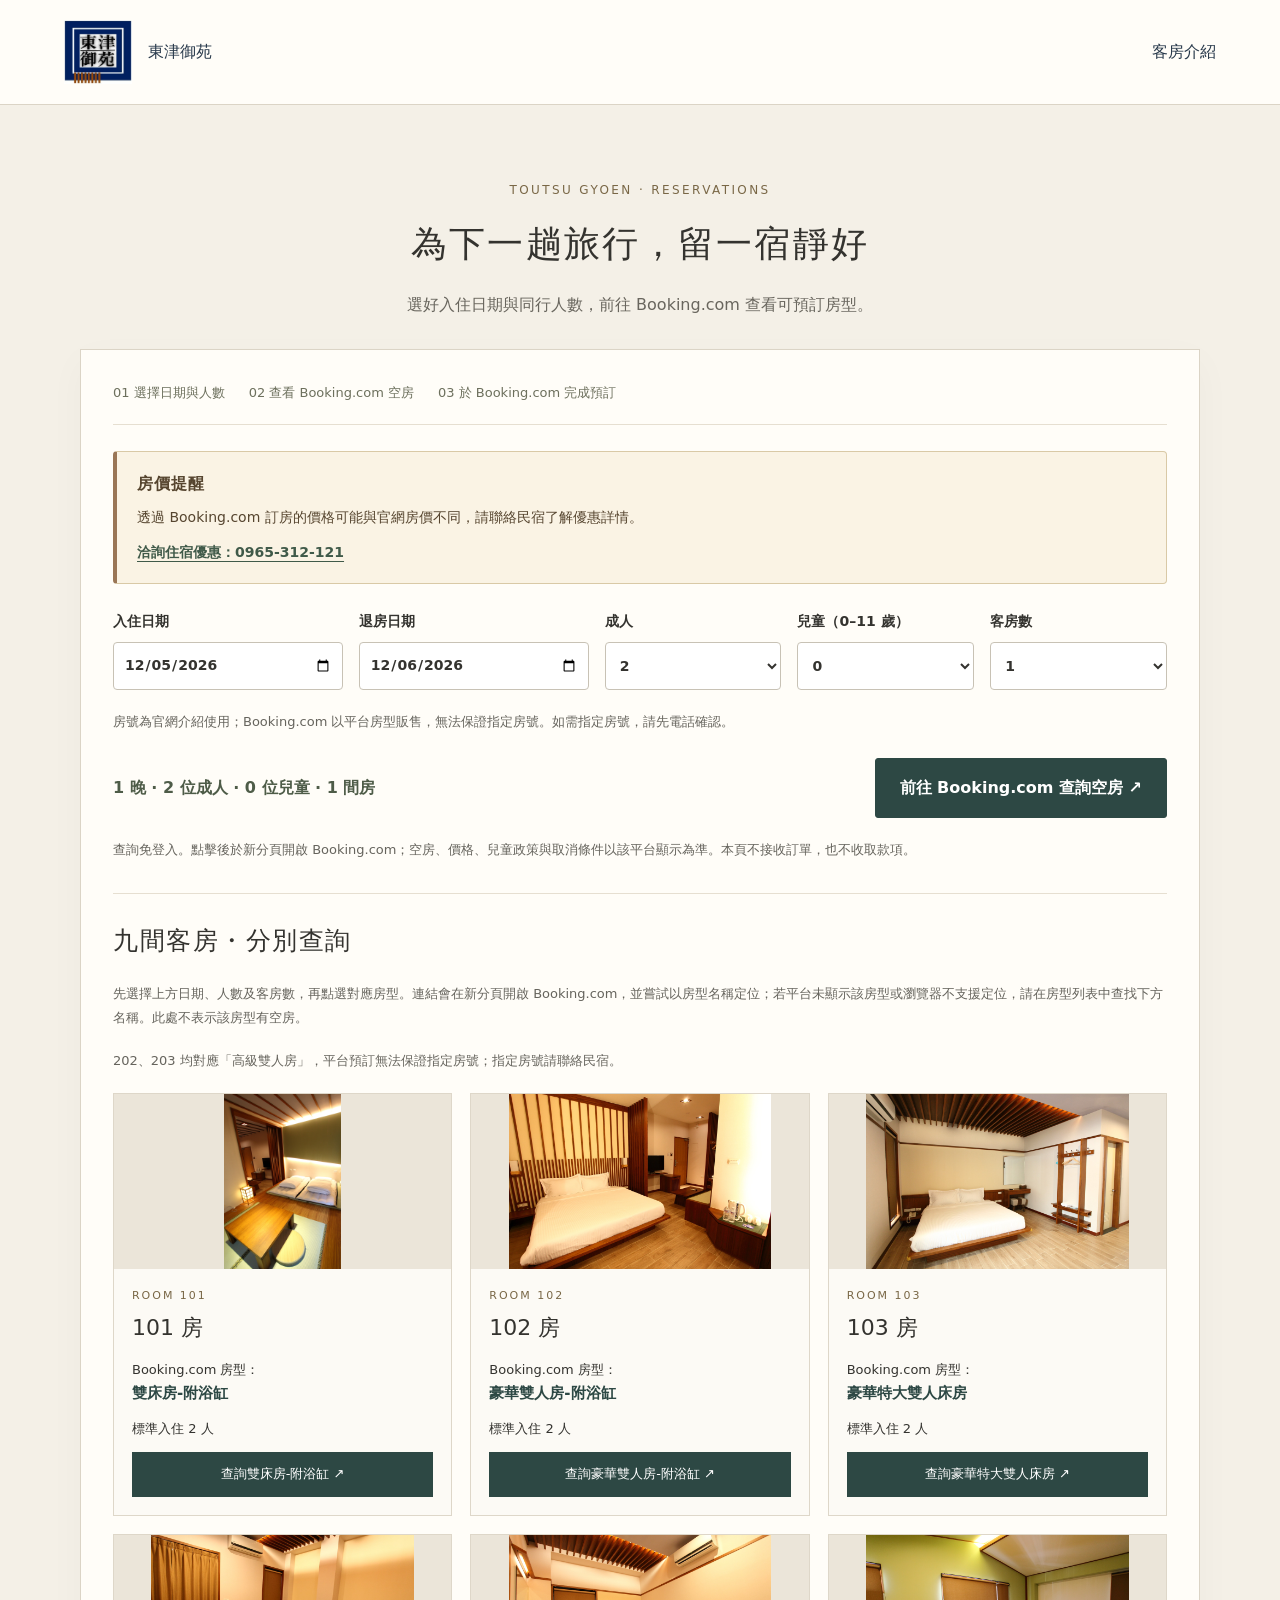
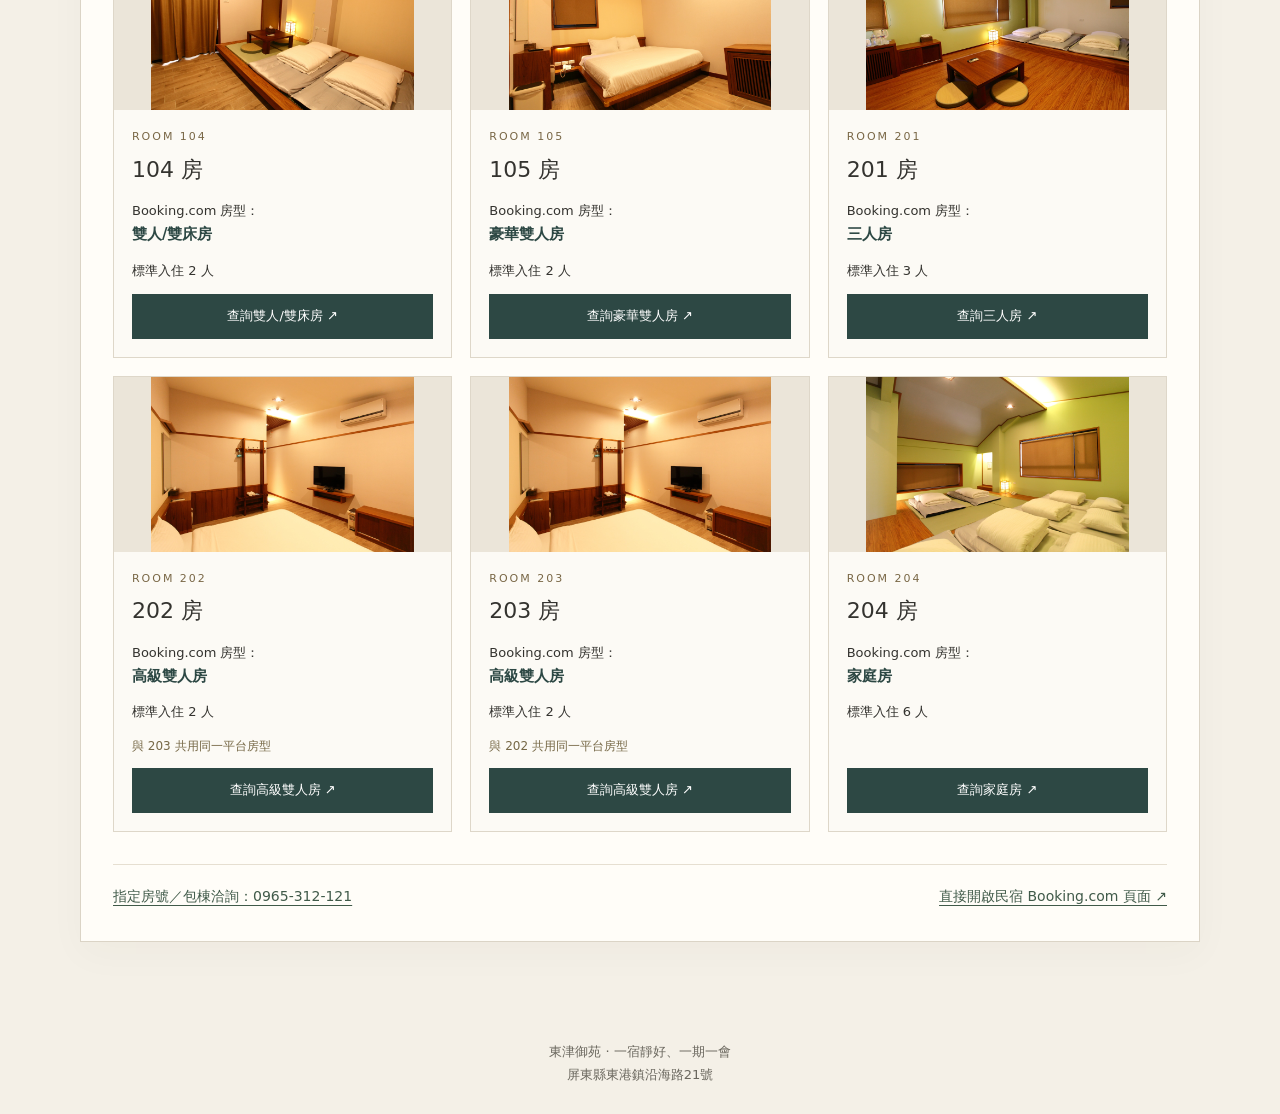
<file: booking/index.html>
<!DOCTYPE html><html lang="zh-Hant"><head><meta charset="utf-8"><meta name="viewport" content="width=device-width,initial-scale=1"><title>東津御苑｜訂房查詢</title><link rel="stylesheet" href="../assets/booking.css"><script src="../assets/booking.js" defer></script></head><body class="booking-page"><header class="booking-page-header"><a href="../index.html"><img src="../logo.jpg" alt="東津御苑">東津御苑</a><a href="../index.html#rooms">客房介紹</a></header><main><section id="booking" aria-labelledby="booking-title"><div class="container booking-shell">
<div class="booking-heading"><span class="booking-kicker">TOUTSU GYOEN · RESERVATIONS</span><h2 id="booking-title">為下一趟旅行，留一宿靜好</h2><p>選好入住日期與同行人數，前往 Booking.com 查看可預訂房型。</p></div>
<div class="booking-panel"><div class="booking-steps"><span>01 選擇日期與人數</span><span>02 查看 Booking.com 空房</span><span>03 於 Booking.com 完成預訂</span></div>
<aside class="booking-price-notice" aria-label="房價提醒"><strong>房價提醒</strong><p>透過 Booking.com 訂房的價格可能與官網房價不同，請聯絡民宿了解優惠詳情。</p><a href="tel:0965312121">洽詢住宿優惠：0965-312-121</a></aside>
<form id="availability-form" method="get" action="https://www.booking.com/hotel/tw/dong-jin-yu-yuan-te-se-min-su.zh-tw.html#availability" target="_blank" rel="noopener noreferrer">
<div class="booking-fields"><label>入住日期<input type="date" id="checkin" name="checkin" required></label><label>退房日期<input type="date" id="checkout" name="checkout" required></label>
<label>成人<select id="adults" name="group_adults"><option value="1">1</option><option value="2" selected>2</option><option value="3">3</option><option value="4">4</option><option value="5">5</option><option value="6">6</option><option value="7">7</option><option value="8">8</option><option value="9">9</option><option value="10">10</option><option value="11">11</option><option value="12">12</option><option value="13">13</option><option value="14">14</option><option value="15">15</option><option value="16">16</option><option value="17">17</option><option value="18">18</option><option value="19">19</option><option value="20">20</option><option value="21">21</option><option value="22">22</option><option value="23">23</option><option value="24">24</option><option value="25">25</option><option value="26">26</option><option value="27">27</option><option value="28">28</option><option value="29">29</option><option value="30">30</option></select></label><label>兒童（0–11 歲）<select id="children" name="group_children"><option value="0">0</option><option value="1">1</option><option value="2">2</option><option value="3">3</option><option value="4">4</option><option value="5">5</option><option value="6">6</option><option value="7">7</option><option value="8">8</option><option value="9">9</option><option value="10">10</option></select></label><label>客房數<select id="room-count" name="no_rooms"><option value="1">1</option><option value="2">2</option><option value="3">3</option><option value="4">4</option><option value="5">5</option><option value="6">6</option><option value="7">7</option><option value="8">8</option><option value="9">9</option></select></label></div>
<div id="child-ages" class="booking-fields" aria-live="polite"></div>
<input type="hidden" name="selected_currency" value="TWD"><input type="hidden" name="lang" value="zh-tw">
<p id="room-interest" class="booking-interest" hidden></p><p class="booking-note">房號為官網介紹使用；Booking.com 以平台房型販售，無法保證指定房號。如需指定房號，請先電話確認。</p>
<div class="booking-submit"><p id="stay-summary" aria-live="polite">請選擇住宿日期</p><button type="submit">前往 Booking.com 查詢空房 ↗</button></div>
<p id="booking-error" role="alert" class="booking-error"></p><p class="booking-note">查詢免登入。點擊後於新分頁開啟 Booking.com；空房、價格、兒童政策與取消條件以該平台顯示為準。本頁不接收訂單，也不收取款項。</p>
<noscript><p>請自行確認退房晚於入住日期。攜帶兒童時，請在 Booking.com 補填年齡。</p></noscript></form>
<div class="booking-room-list" aria-labelledby="booking-room-title"><h3 id="booking-room-title">九間客房・分別查詢</h3><p class="booking-note">先選擇上方日期、人數及客房數，再點選對應房型。連結會在新分頁開啟 Booking.com，並嘗試以房型名稱定位；若平台未顯示該房型或瀏覽器不支援定位，請在房型列表中查找下方名稱。此處不表示該房型有空房。</p><p class="booking-note">202、203 均對應「高級雙人房」，平台預訂無法保證指定房號；指定房號請聯絡民宿。</p><div class="booking-room-grid"><article class="booking-room-card" id="booking-room-101"><a class="booking-room-photo" href="../index.html#room101-gallery" aria-label="查看 101 房實景照片"><img src="../room101-02.jpg" alt="101 房實景" loading="lazy"></a><div class="booking-room-copy"><span class="booking-room-number">ROOM 101</span><h4>101 房</h4><p class="booking-room-type">Booking.com 房型：<strong>雙床房-附浴缸</strong></p><p>標準入住 2 人</p><a class="booking-room-link" data-room="101" data-type="雙床房-附浴缸" href="https://www.booking.com/hotel/tw/dong-jin-yu-yuan-te-se-min-su.zh-tw.html#availability:~:text=%E9%9B%99%E5%BA%8A%E6%88%BF-%E9%99%84%E6%B5%B4%E7%BC%B8" target="_blank" rel="noopener noreferrer" aria-label="前往 Booking.com 查詢 101 房對應的雙床房-附浴缸">查詢雙床房-附浴缸 ↗</a></div></article><article class="booking-room-card" id="booking-room-102"><a class="booking-room-photo" href="../index.html#room102-gallery" aria-label="查看 102 房實景照片"><img src="../room102-04.jpg" alt="102 房實景" loading="lazy"></a><div class="booking-room-copy"><span class="booking-room-number">ROOM 102</span><h4>102 房</h4><p class="booking-room-type">Booking.com 房型：<strong>豪華雙人房-附浴缸</strong></p><p>標準入住 2 人</p><a class="booking-room-link" data-room="102" data-type="豪華雙人房-附浴缸" href="https://www.booking.com/hotel/tw/dong-jin-yu-yuan-te-se-min-su.zh-tw.html#availability:~:text=%E8%B1%AA%E8%8F%AF%E9%9B%99%E4%BA%BA%E6%88%BF-%E9%99%84%E6%B5%B4%E7%BC%B8" target="_blank" rel="noopener noreferrer" aria-label="前往 Booking.com 查詢 102 房對應的豪華雙人房-附浴缸">查詢豪華雙人房-附浴缸 ↗</a></div></article><article class="booking-room-card" id="booking-room-103"><a class="booking-room-photo" href="../index.html#room103-gallery" aria-label="查看 103 房實景照片"><img src="../room103-01.jpg" alt="103 房實景" loading="lazy"></a><div class="booking-room-copy"><span class="booking-room-number">ROOM 103</span><h4>103 房</h4><p class="booking-room-type">Booking.com 房型：<strong>豪華特大雙人床房</strong></p><p>標準入住 2 人</p><a class="booking-room-link" data-room="103" data-type="豪華特大雙人床房" href="https://www.booking.com/hotel/tw/dong-jin-yu-yuan-te-se-min-su.zh-tw.html#availability:~:text=%E8%B1%AA%E8%8F%AF%E7%89%B9%E5%A4%A7%E9%9B%99%E4%BA%BA%E5%BA%8A%E6%88%BF" target="_blank" rel="noopener noreferrer" aria-label="前往 Booking.com 查詢 103 房對應的豪華特大雙人床房">查詢豪華特大雙人床房 ↗</a></div></article><article class="booking-room-card" id="booking-room-104"><a class="booking-room-photo" href="../index.html#room104-gallery" aria-label="查看 104 房實景照片"><img src="../room104-01.jpg" alt="104 房實景" loading="lazy"></a><div class="booking-room-copy"><span class="booking-room-number">ROOM 104</span><h4>104 房</h4><p class="booking-room-type">Booking.com 房型：<strong>雙人/雙床房</strong></p><p>標準入住 2 人</p><a class="booking-room-link" data-room="104" data-type="雙人/雙床房" href="https://www.booking.com/hotel/tw/dong-jin-yu-yuan-te-se-min-su.zh-tw.html#availability:~:text=%E9%9B%99%E4%BA%BA%2F%E9%9B%99%E5%BA%8A%E6%88%BF" target="_blank" rel="noopener noreferrer" aria-label="前往 Booking.com 查詢 104 房對應的雙人/雙床房">查詢雙人/雙床房 ↗</a></div></article><article class="booking-room-card" id="booking-room-105"><a class="booking-room-photo" href="../index.html#room105-gallery" aria-label="查看 105 房實景照片"><img src="../room105-02.jpg" alt="105 房實景" loading="lazy"></a><div class="booking-room-copy"><span class="booking-room-number">ROOM 105</span><h4>105 房</h4><p class="booking-room-type">Booking.com 房型：<strong>豪華雙人房</strong></p><p>標準入住 2 人</p><a class="booking-room-link" data-room="105" data-type="豪華雙人房" href="https://www.booking.com/hotel/tw/dong-jin-yu-yuan-te-se-min-su.zh-tw.html#availability:~:text=%E8%B1%AA%E8%8F%AF%E9%9B%99%E4%BA%BA%E6%88%BF" target="_blank" rel="noopener noreferrer" aria-label="前往 Booking.com 查詢 105 房對應的豪華雙人房">查詢豪華雙人房 ↗</a></div></article><article class="booking-room-card" id="booking-room-201"><a class="booking-room-photo" href="../index.html#room201-gallery" aria-label="查看 201 房實景照片"><img src="../room201-02.jpg" alt="201 房實景" loading="lazy"></a><div class="booking-room-copy"><span class="booking-room-number">ROOM 201</span><h4>201 房</h4><p class="booking-room-type">Booking.com 房型：<strong>三人房</strong></p><p>標準入住 3 人</p><a class="booking-room-link" data-room="201" data-type="三人房" href="https://www.booking.com/hotel/tw/dong-jin-yu-yuan-te-se-min-su.zh-tw.html#availability:~:text=%E4%B8%89%E4%BA%BA%E6%88%BF" target="_blank" rel="noopener noreferrer" aria-label="前往 Booking.com 查詢 201 房對應的三人房">查詢三人房 ↗</a></div></article><article class="booking-room-card" id="booking-room-202"><a class="booking-room-photo" href="../index.html#room202-gallery" aria-label="查看 202 房實景照片"><img src="../room202-02.jpg" alt="202 房實景" loading="lazy"></a><div class="booking-room-copy"><span class="booking-room-number">ROOM 202</span><h4>202 房</h4><p class="booking-room-type">Booking.com 房型：<strong>高級雙人房</strong></p><p>標準入住 2 人</p><p class="room-link-shared">與 203 共用同一平台房型</p><a class="booking-room-link" data-room="202" data-type="高級雙人房" href="https://www.booking.com/hotel/tw/dong-jin-yu-yuan-te-se-min-su.zh-tw.html#availability:~:text=%E9%AB%98%E7%B4%9A%E9%9B%99%E4%BA%BA%E6%88%BF" target="_blank" rel="noopener noreferrer" aria-label="前往 Booking.com 查詢 202 房對應的高級雙人房">查詢高級雙人房 ↗</a></div></article><article class="booking-room-card" id="booking-room-203"><a class="booking-room-photo" href="../index.html#room203-gallery" aria-label="查看 203 房實景照片"><img src="../room203-02.jpg" alt="203 房實景" loading="lazy"></a><div class="booking-room-copy"><span class="booking-room-number">ROOM 203</span><h4>203 房</h4><p class="booking-room-type">Booking.com 房型：<strong>高級雙人房</strong></p><p>標準入住 2 人</p><p class="room-link-shared">與 202 共用同一平台房型</p><a class="booking-room-link" data-room="203" data-type="高級雙人房" href="https://www.booking.com/hotel/tw/dong-jin-yu-yuan-te-se-min-su.zh-tw.html#availability:~:text=%E9%AB%98%E7%B4%9A%E9%9B%99%E4%BA%BA%E6%88%BF" target="_blank" rel="noopener noreferrer" aria-label="前往 Booking.com 查詢 203 房對應的高級雙人房">查詢高級雙人房 ↗</a></div></article><article class="booking-room-card" id="booking-room-204"><a class="booking-room-photo" href="../index.html#room204-gallery" aria-label="查看 204 房實景照片"><img src="../room204-02.jpg" alt="204 房實景" loading="lazy"></a><div class="booking-room-copy"><span class="booking-room-number">ROOM 204</span><h4>204 房</h4><p class="booking-room-type">Booking.com 房型：<strong>家庭房</strong></p><p>標準入住 6 人</p><a class="booking-room-link" data-room="204" data-type="家庭房" href="https://www.booking.com/hotel/tw/dong-jin-yu-yuan-te-se-min-su.zh-tw.html#availability:~:text=%E5%AE%B6%E5%BA%AD%E6%88%BF" target="_blank" rel="noopener noreferrer" aria-label="前往 Booking.com 查詢 204 房對應的家庭房">查詢家庭房 ↗</a></div></article></div></div>
<div class="booking-help"><a href="tel:0965312121">指定房號／包棟洽詢：0965-312-121</a><a href="https://www.booking.com/hotel/tw/dong-jin-yu-yuan-te-se-min-su.zh-tw.html" target="_blank" rel="noopener noreferrer">直接開啟民宿 Booking.com 頁面 ↗</a></div></div></div></section></main><footer class="booking-page-footer">東津御苑 · 一宿靜好、一期一會<br>屏東縣東港鎮沿海路21號</footer></body></html>
</file>
<file: assets/booking.css>
#booking{scroll-margin-top:185px;padding:70px 0;background:#f4f0e7;color:#34332f;font-family:"Noto Sans TC",system-ui,sans-serif;line-height:1.7}#booking *{box-sizing:border-box}.booking-shell{width:min(1120px,92%);margin:auto}.booking-heading{text-align:center;margin-bottom:30px}.booking-kicker{font-size:12px;letter-spacing:.2em;color:#796746}.booking-heading h2{font-family:"Noto Serif TC",serif;font-size:clamp(25px,4vw,36px);font-weight:500;letter-spacing:.06em;margin:12px 0}.booking-heading p{color:#69665e}.booking-panel{background:#fffdf8;border:1px solid #dbd4c6;padding:32px;box-shadow:0 12px 36px #39322508}.booking-steps{display:flex;gap:24px;flex-wrap:wrap;border-bottom:1px solid #e6dfd1;padding-bottom:20px;margin-bottom:26px;font-size:13px;color:#6d705d}.booking-fields{display:grid;grid-template-columns:1.3fr 1.3fr 1fr 1fr 1fr;gap:16px}.booking-fields label{display:flex;flex-direction:column;gap:8px;font-size:14px;font-weight:600;min-width:0}.booking-fields input,.booking-fields select{width:100%;min-width:0;min-height:48px;border:1px solid #c8c2b5;border-radius:4px;background:white;padding:10px;color:#34332f;font:inherit}.booking-fields input:focus-visible,.booking-fields select:focus-visible,#booking a:focus-visible,#booking button:focus-visible{outline:3px solid #93835e;outline-offset:3px}#child-ages:not(:empty){margin-top:18px}.booking-note{font-size:13px;color:#66645d;margin:20px 0;line-height:1.8}.booking-interest{padding:12px 16px;background:#ecefe6;color:#3e5244}.booking-submit{display:flex;gap:20px;align-items:center;justify-content:space-between;margin-top:25px}.booking-submit p{color:#4e5c48;font-weight:600}.booking-submit button{border:1px solid #2d4844;border-radius:3px;padding:15px 24px;background:#2d4844;color:white;font:inherit;font-weight:600;cursor:pointer}.booking-submit button:hover{background:#426057}.booking-error{color:#a33324}.booking-help{border-top:1px solid #e6dfd1;padding-top:20px;display:flex;justify-content:space-between;gap:16px;flex-wrap:wrap}.booking-help a{font-size:14px;color:#405a49;text-decoration:underline;text-underline-offset:4px}.booking-page{margin:0;background:#f4f0e7;color:#34332f;font-family:system-ui,sans-serif}.booking-page-header{display:flex;justify-content:space-between;align-items:center;gap:20px;padding:18px 5%;border-bottom:1px solid #dbd4c6;background:#fffdf8}.booking-page-header a{display:flex;align-items:center;gap:16px;color:#27384a;text-decoration:none}.booking-page-header img{width:68px;height:68px;object-fit:contain}.booking-page-footer{text-align:center;padding:28px;font-size:13px;line-height:1.8;color:#6a675e}.hero-redesign{margin-top:145px}@media(max-width:900px){.hero-redesign{margin-top:185px}.booking-fields{grid-template-columns:1fr 1fr}.booking-submit{align-items:stretch;flex-direction:column;gap:0}}@media(max-width:560px){.hero-redesign{margin-top:165px}#booking{padding:42px 0;scroll-margin-top:175px}.booking-panel{padding:20px 16px}.booking-steps{gap:8px;flex-direction:column}.booking-fields{gap:12px}.booking-submit button{width:100%;padding:14px 10px}.booking-help{flex-direction:column}.booking-heading h2{font-size:26px}}

.booking-price-notice{margin:0 0 26px;padding:18px 20px;border:1px solid #d9c9a6;border-left:4px solid #9a7656;border-radius:4px;background:#faf3e4;color:#56452f}.booking-price-notice strong{font-size:16px;letter-spacing:.06em}.booking-price-notice p{margin:8px 0;font-size:14px;line-height:1.8}.booking-price-notice a{color:#405a49;font-size:14px;font-weight:600;text-decoration:underline;text-underline-offset:4px}

.booking-room-list{margin:32px 0;padding-top:26px;border-top:1px solid #e6dfd1}.booking-room-list h3{margin:0 0 12px;font-family:"Noto Serif TC",serif;font-size:25px;font-weight:500;letter-spacing:.06em}.booking-room-grid{display:grid;grid-template-columns:repeat(3,minmax(0,1fr));gap:18px}.booking-room-card{background:#fcfaf5;border:1px solid #ded7c9;display:flex;flex-direction:column;min-width:0}.booking-room-photo{display:block;background:#ebe5d9}.booking-room-photo img{display:block;width:100%;height:175px;object-fit:contain}.booking-room-copy{padding:18px;display:flex;flex-direction:column;align-items:flex-start;flex:1}.booking-room-number{font-size:11px;letter-spacing:.18em;color:#796746}.booking-room-copy h4{margin:4px 0 12px;font-size:22px;font-weight:500}.booking-room-copy p{margin:0 0 12px;font-size:13px;line-height:1.7}.booking-room-type strong{display:block;font-size:15px;font-weight:600;color:#2d4844}.booking-room-copy .room-link-shared{font-size:12px;color:#766846}.booking-room-link{display:block;margin-top:auto;padding:11px 13px;background:#2d4844;color:#fff;text-decoration:none;font-size:13px;line-height:1.6;width:100%;text-align:center;border:1px solid #2d4844}.booking-room-link:hover{background:#426057}@media(max-width:900px){.booking-room-grid{grid-template-columns:repeat(2,minmax(0,1fr))}}@media(max-width:560px){.booking-room-grid{grid-template-columns:1fr}.booking-room-photo img{height:210px}}
</file>
